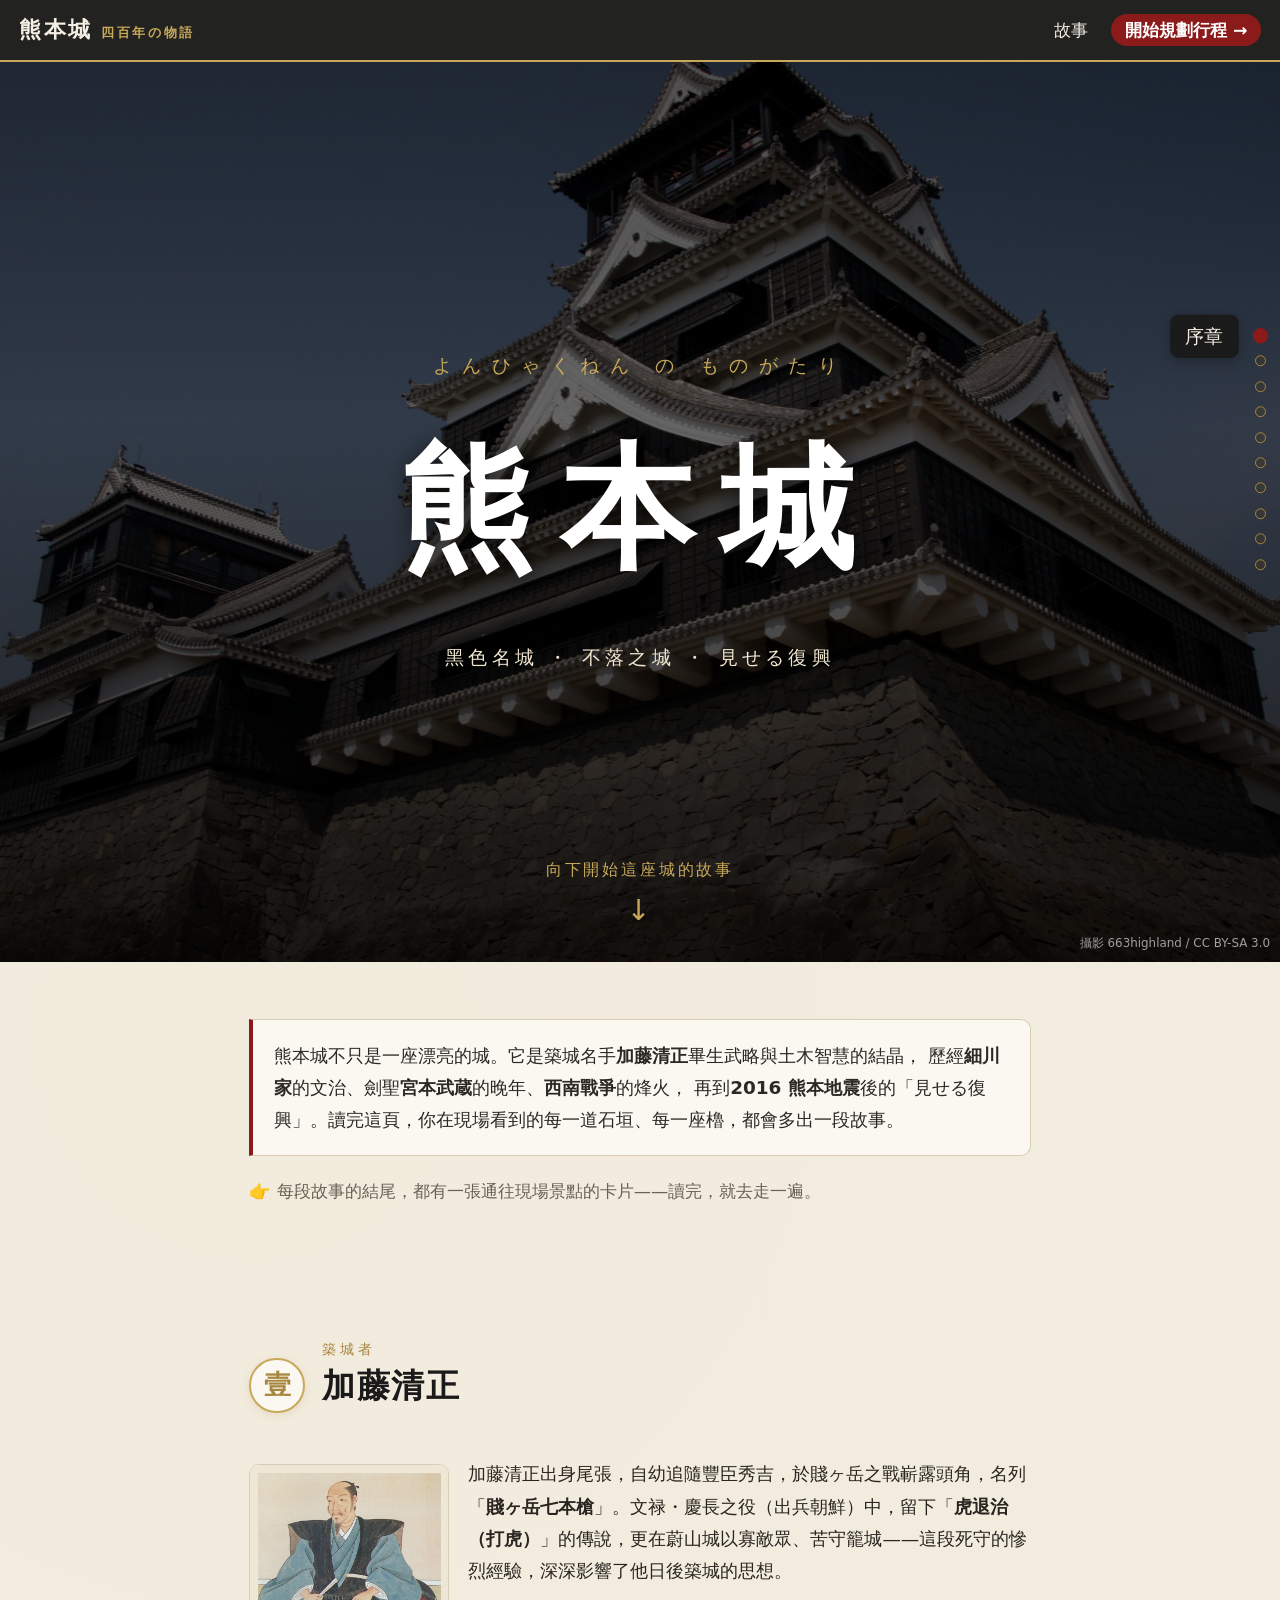
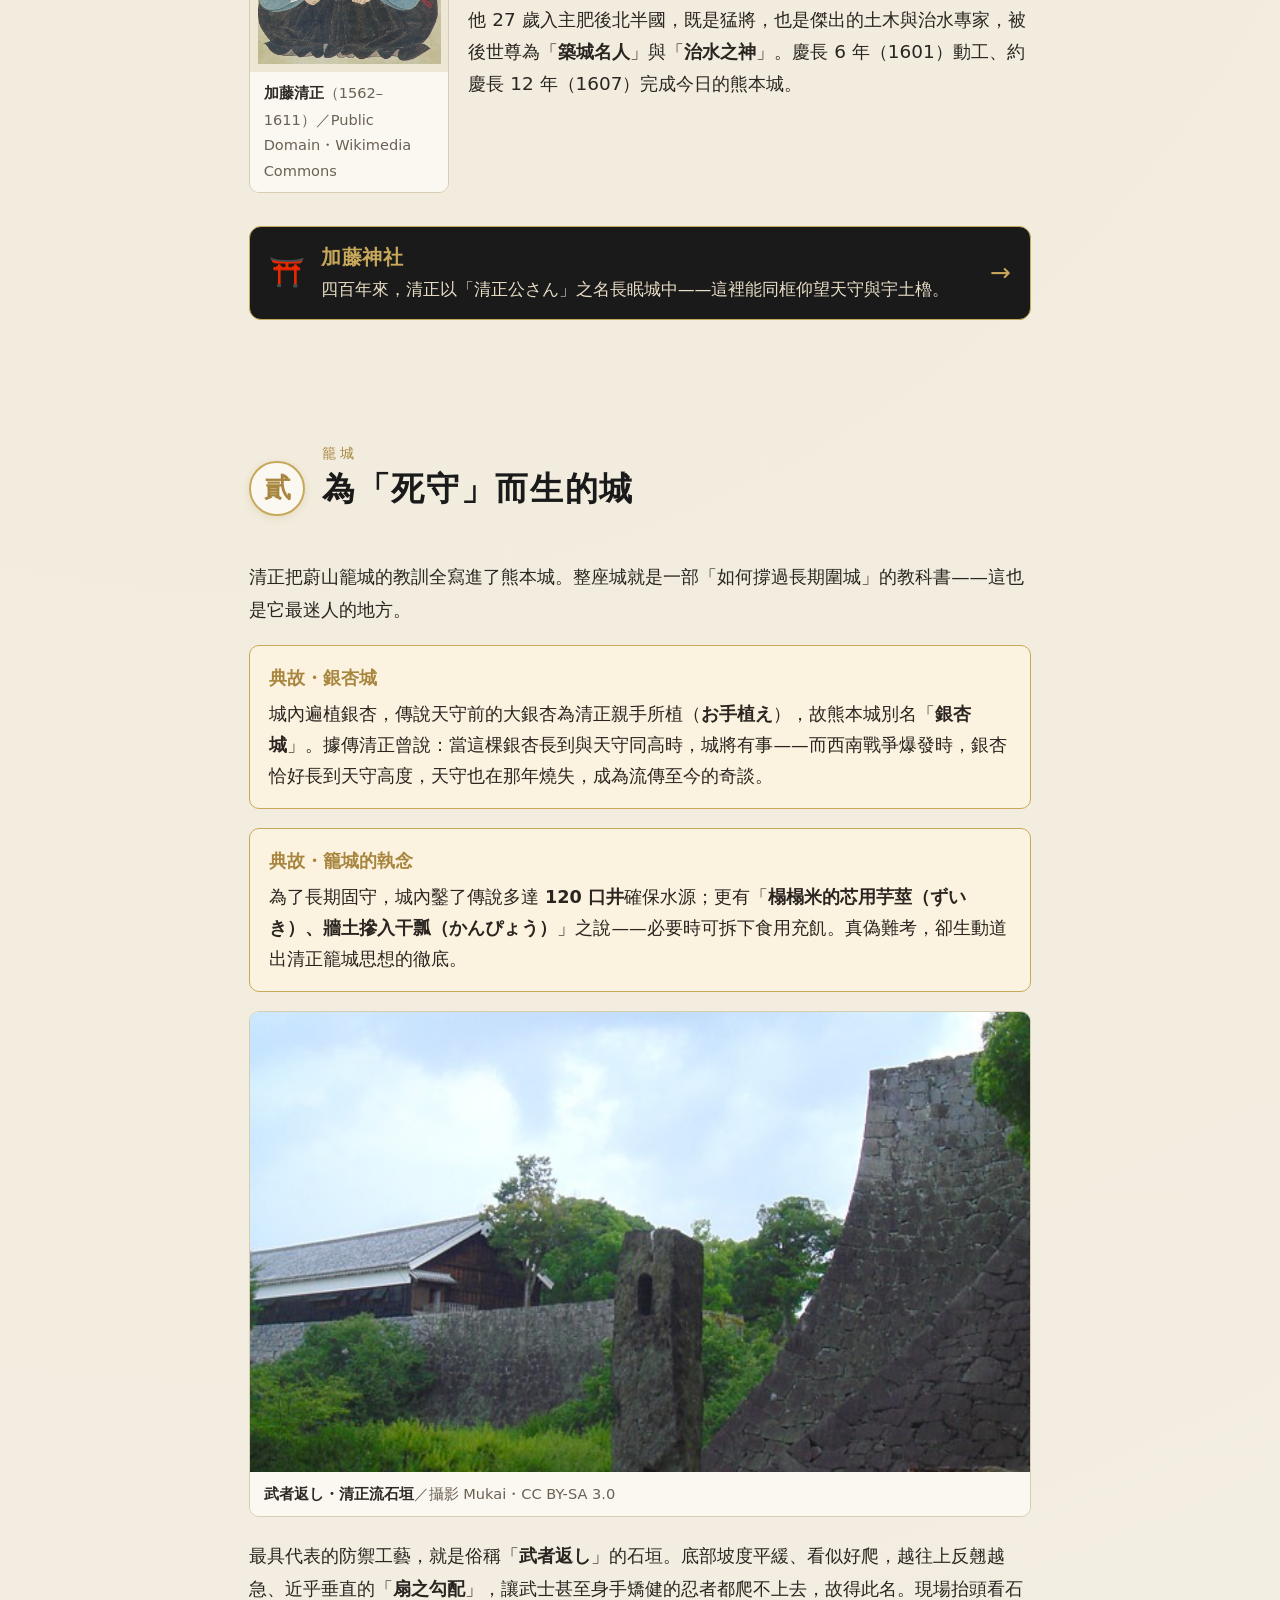
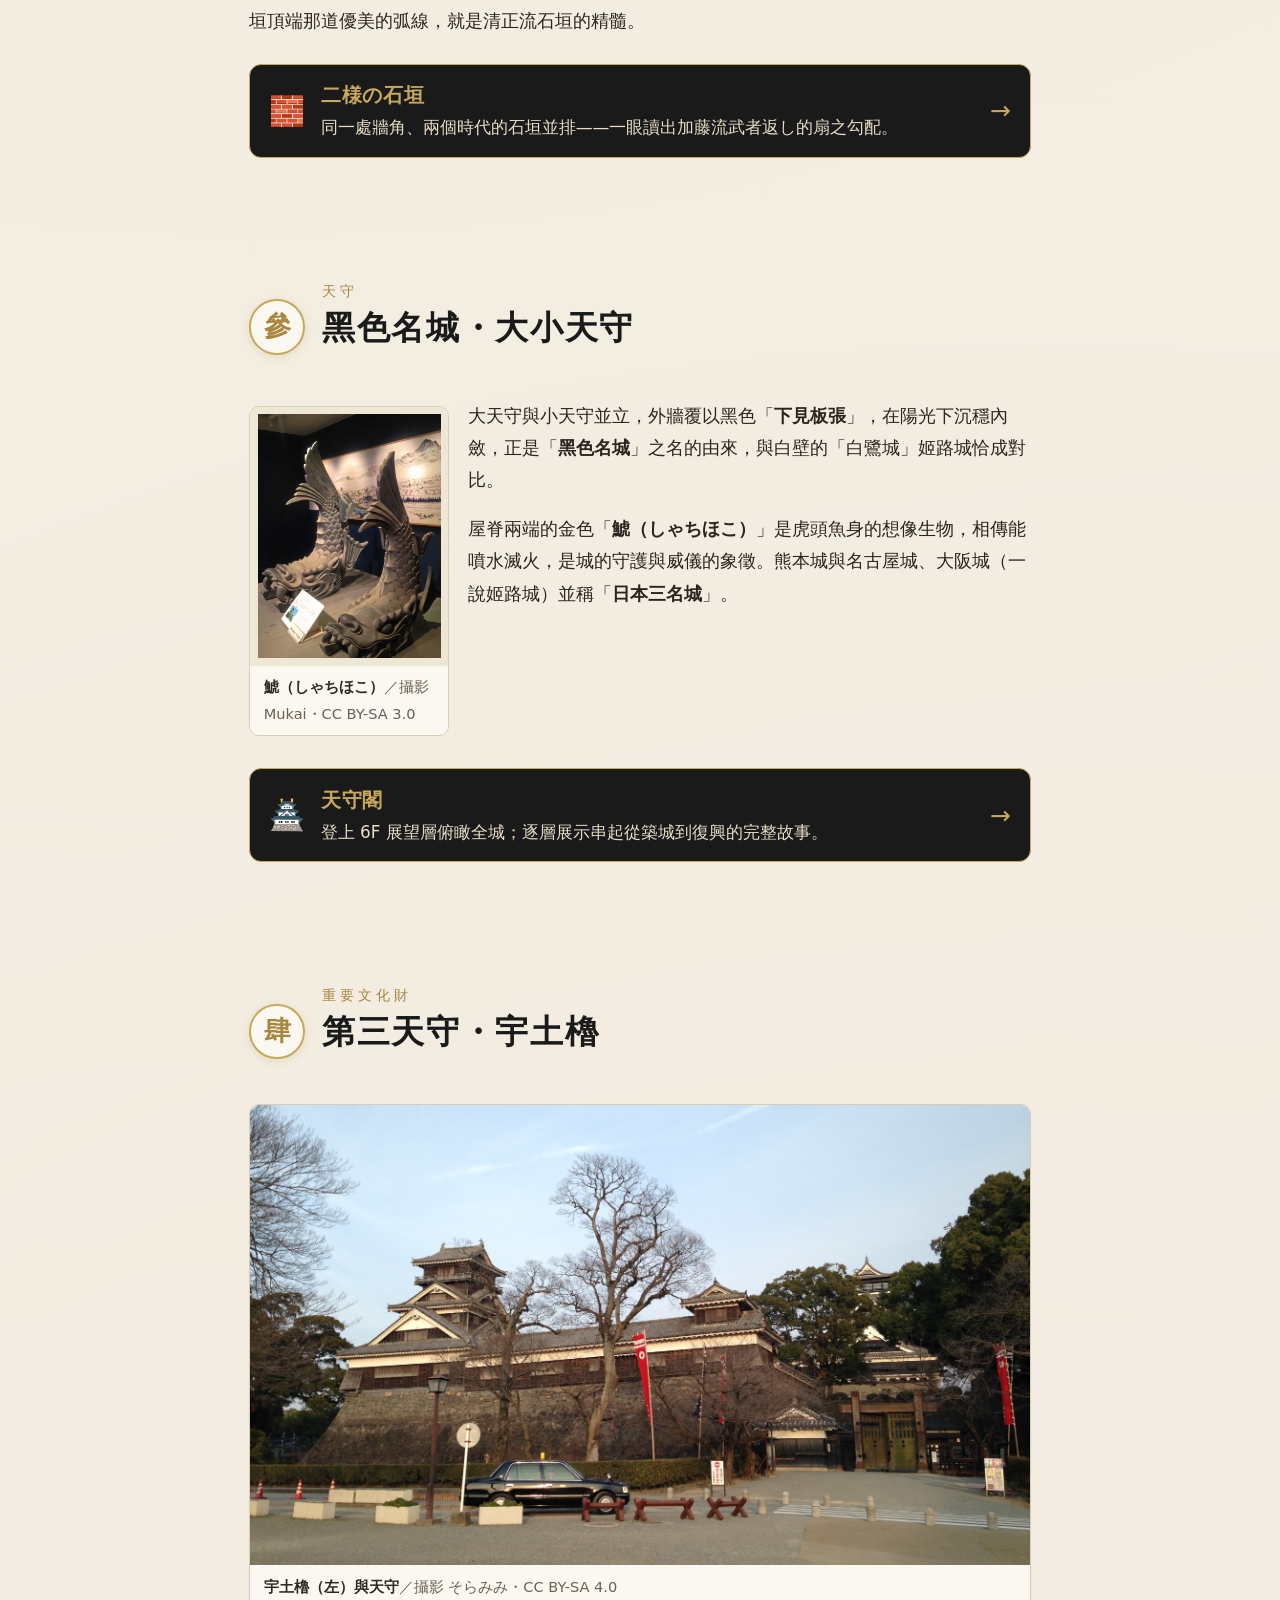
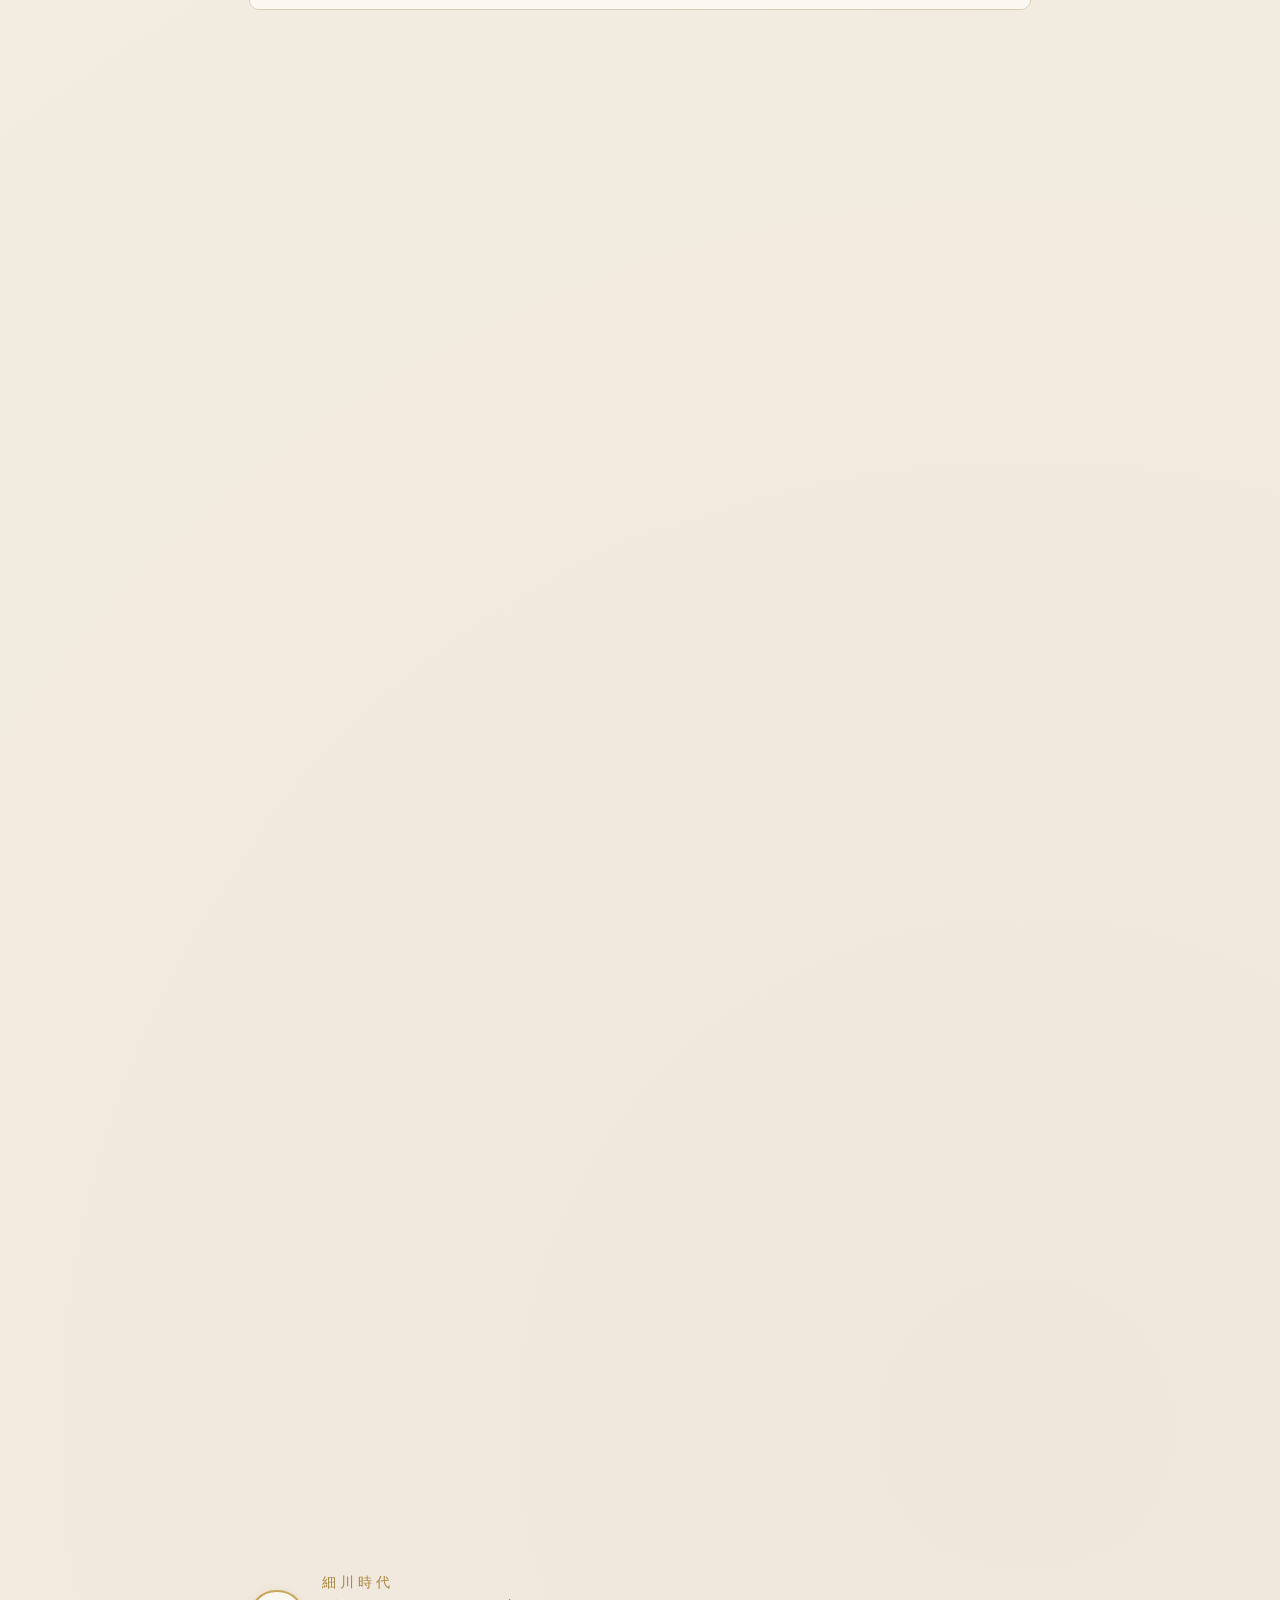
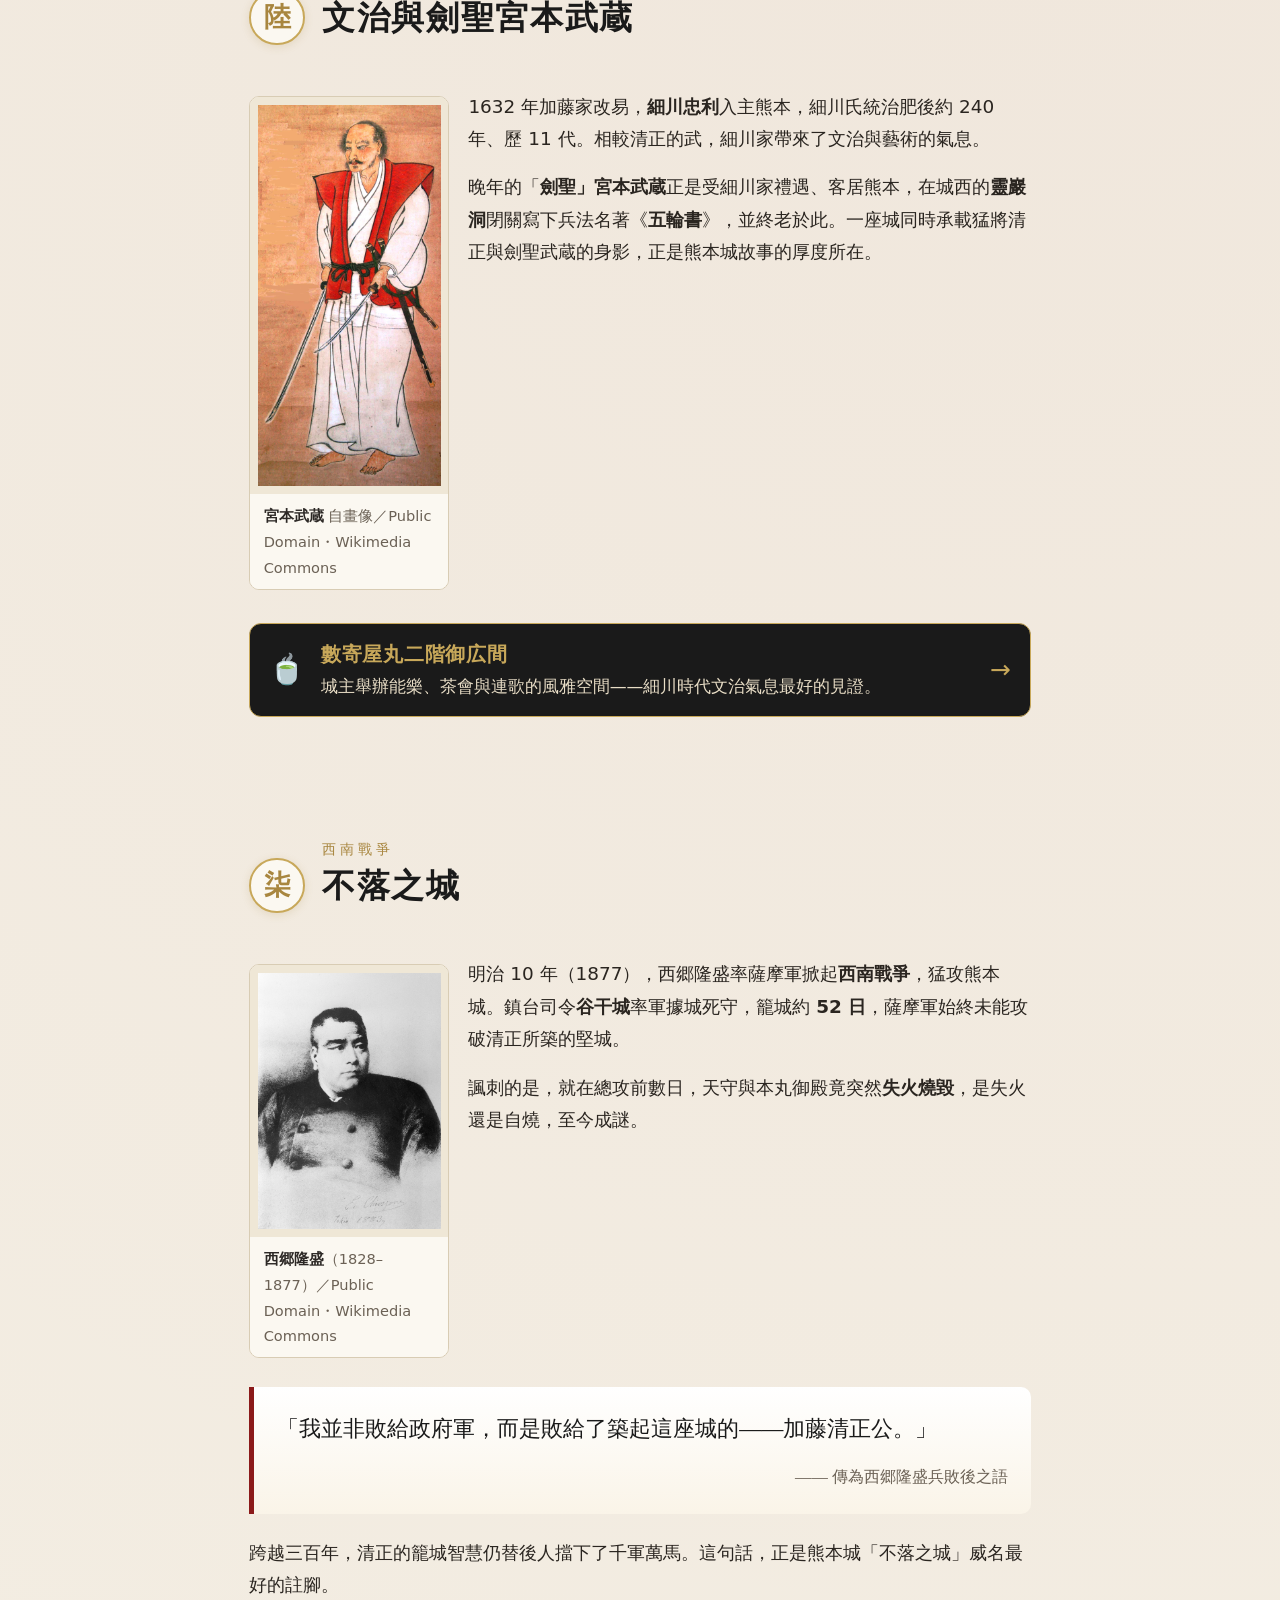
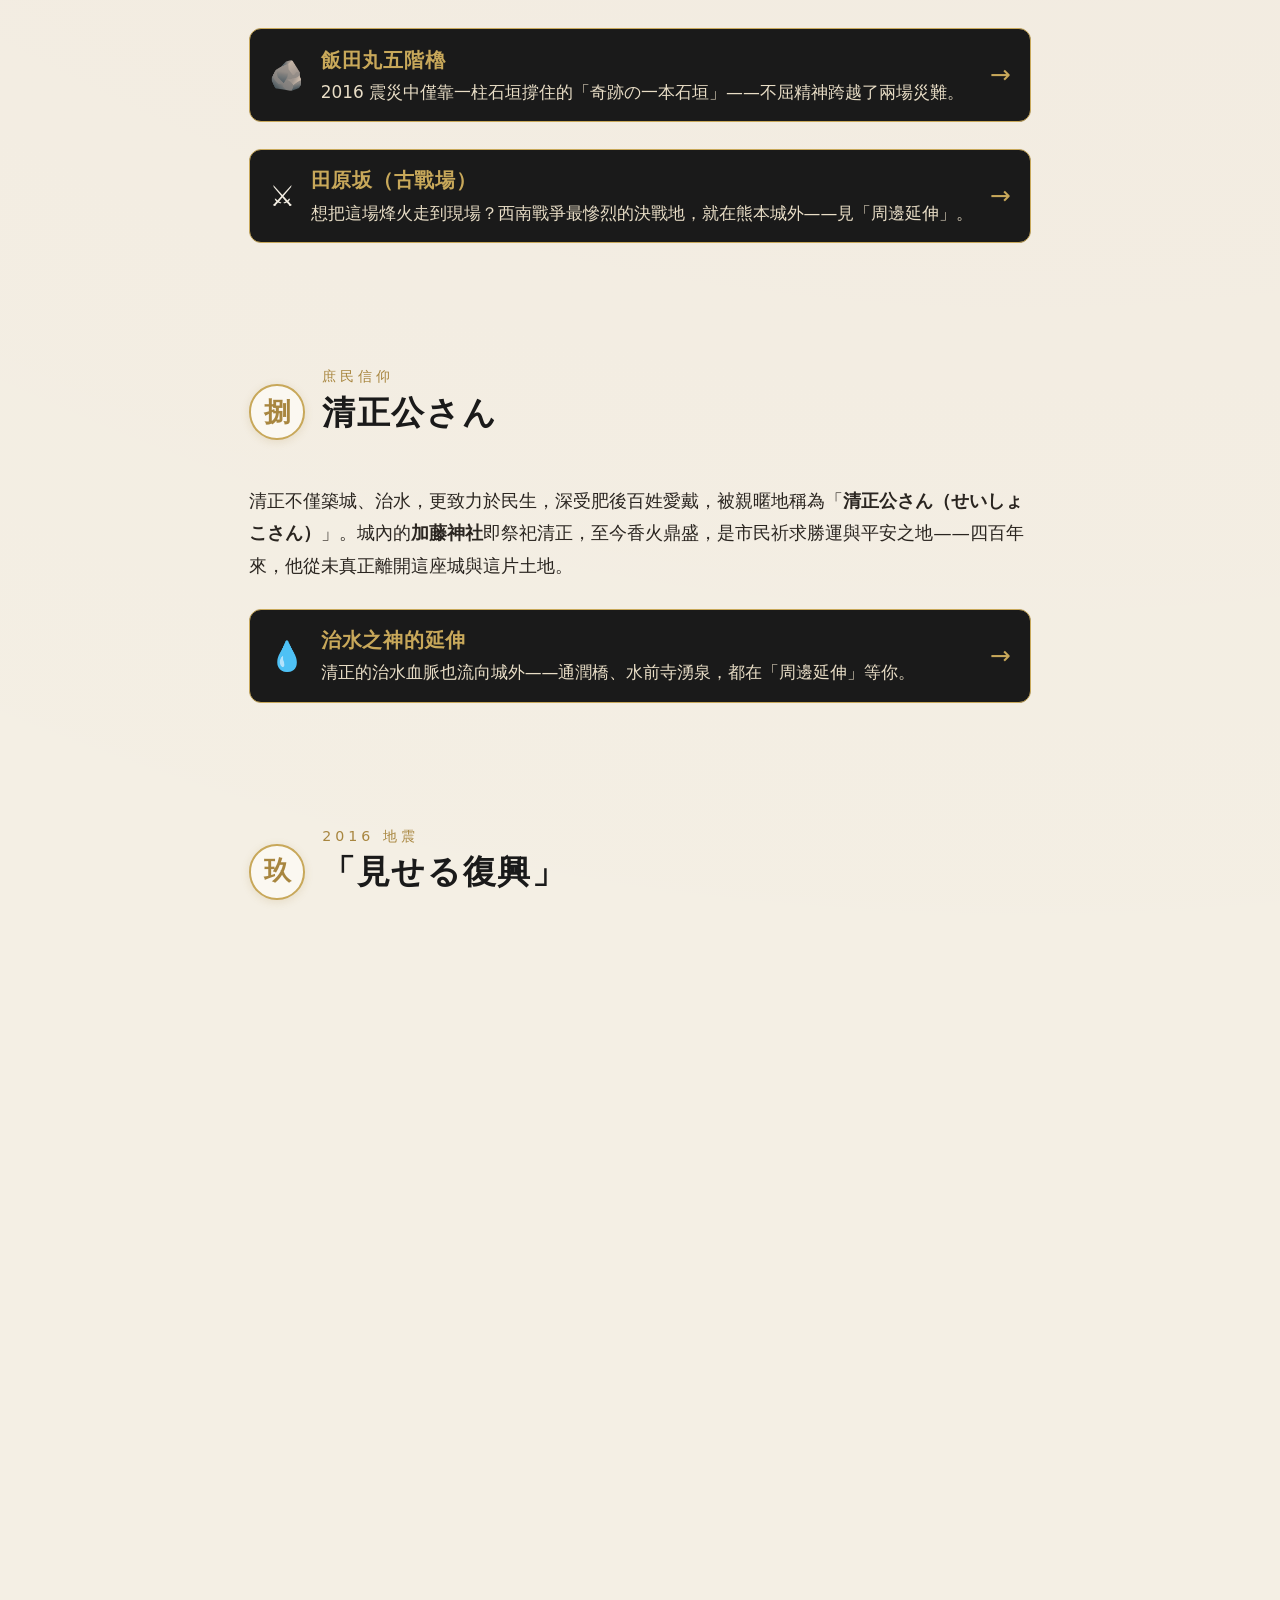
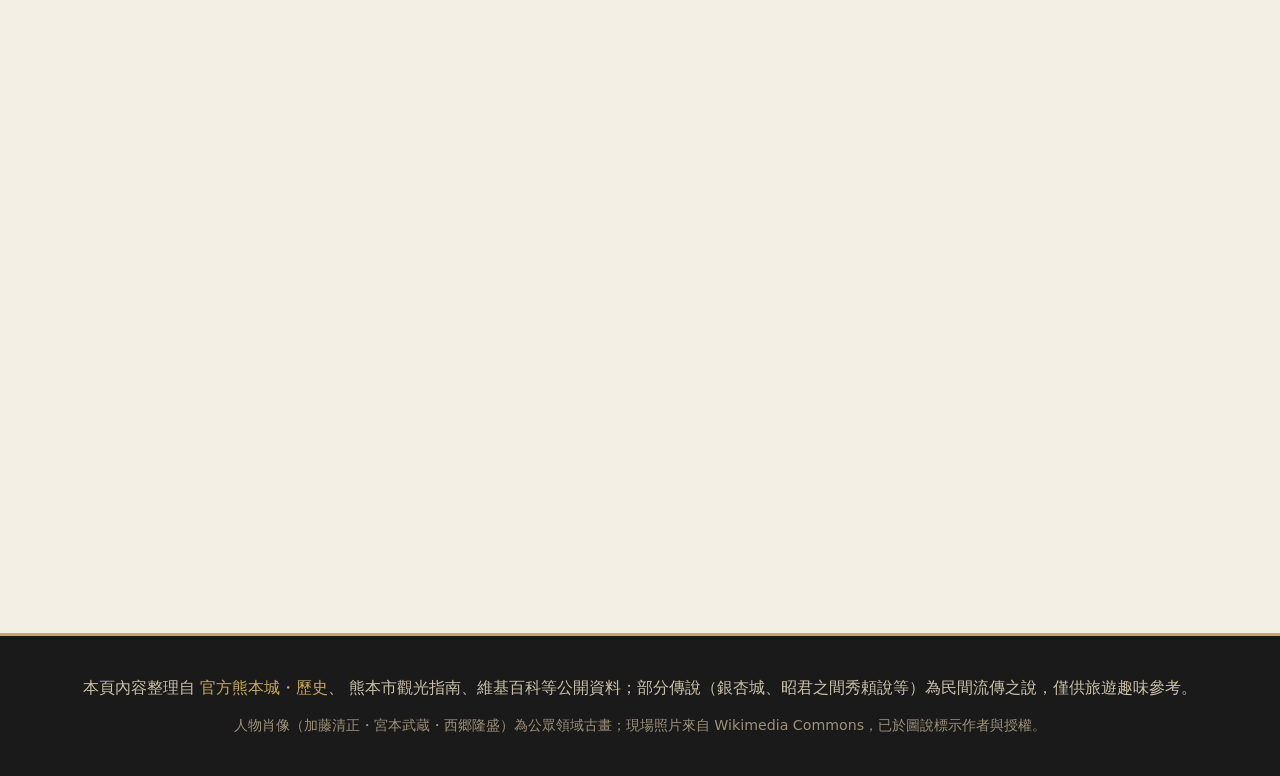
<file: index.html>
<!DOCTYPE html>
<html lang="zh-Hant">
<head>
<meta charset="UTF-8">
<meta name="viewport" content="width=device-width, initial-scale=1.0">
<title>熊本城 ｜ 四百年の物語</title>
<meta name="description" content="熊本城四百年的故事：加藤清正築城、銀杏城與武者返し、昭君之間的秘密、宮本武蔵、西南戰爭與不落之城、見せる復興。敘事式滾動導讀，讀完故事再去走一遍。">
<meta name="theme-color" content="#1a1a1a">
<link rel="manifest" href="manifest.webmanifest">
<link rel="icon" href="icons/icon.svg" type="image/svg+xml">
<link rel="apple-touch-icon" href="icons/icon.svg">
<link rel="stylesheet" href="css/style.css">
</head>
<body class="story">

<!-- 閱讀進度條 -->
<div class="scroll-progress"><div id="sp-fill"></div></div>

<!-- 頂部導覽 -->
<header class="topbar">
  <span class="brand">熊本城<span class="brand-sub">四百年の物語</span></span>
  <nav class="topnav">
    <a href="#intro">故事</a>
    <a href="guide.html" class="nav-cta">開始規劃行程 →</a>
  </nav>
</header>

<!-- 章節導覽圓點 -->
<nav class="chapter-dots" id="dots" aria-label="章節導覽"></nav>

<!-- 全幅封面 -->
<section class="cover" id="top">
  <div class="hero-img" style="background-image:url('images/hero_tenshu.jpg')"></div>
  <div class="cover-overlay">
    <p class="kana">よんひゃくねん の ものがたり</p>
    <h1>熊本城</h1>
    <p class="cover-tag">黑色名城 ・ 不落之城 ・ 見せる復興</p>
    <a class="scroll-hint" href="#intro">向下開始這座城的故事<span>↓</span></a>
  </div>
  <p class="hero-credit">攝影 663highland / CC BY-SA 3.0</p>
</section>

<!-- 引言 -->
<section class="story-chapter hist-block" id="intro" data-label="序章">
  <p class="hist-intro reveal">
    熊本城不只是一座漂亮的城。它是築城名手<strong>加藤清正</strong>畢生武略與土木智慧的結晶，
    歷經<strong>細川家</strong>的文治、劍聖<strong>宮本武蔵</strong>的晚年、<strong>西南戰爭</strong>的烽火，
    再到<strong>2016 熊本地震</strong>後的「見せる復興」。讀完這頁，你在現場看到的每一道石垣、每一座櫓，都會多出一段故事。
  </p>
  <p class="reveal" style="color:var(--muted);font-size:.9rem">
    👉 每段故事的結尾，都有一張通往現場景點的卡片——讀完，就去走一遍。
  </p>
</section>

<!-- 1 加藤清正 -->
<section class="story-chapter hist-block" id="kiyomasa" data-label="築城者">
  <header class="ch-head reveal">
    <span class="ch-num">壹</span>
    <div><span class="ch-eyebrow">築城者</span><h2>加藤清正</h2></div>
  </header>
  <div class="figrow reveal">
    <figure class="hist-fig portrait">
      <img loading="lazy" src="images/kato_kiyomasa.jpg" alt="加藤清正像">
      <figcaption><b>加藤清正</b>（1562–1611）／Public Domain・Wikimedia Commons</figcaption>
    </figure>
    <div class="figrow-text">
      <p>加藤清正出身尾張，自幼追隨豐臣秀吉，於賤ヶ岳之戰嶄露頭角，名列「<strong>賤ヶ岳七本槍</strong>」。文禄・慶長之役（出兵朝鮮）中，留下「<strong>虎退治（打虎）</strong>」的傳說，更在蔚山城以寡敵眾、苦守籠城——這段死守的慘烈經驗，深深影響了他日後築城的思想。</p>
      <p>他 27 歲入主肥後北半國，既是猛將，也是傑出的土木與治水專家，被後世尊為「<strong>築城名人</strong>」與「<strong>治水之神</strong>」。慶長 6 年（1601）動工、約慶長 12 年（1607）完成今日的熊本城。</p>
    </div>
  </div>
  <a class="spot-link reveal" href="guide.html#spot-katojinja">
    <span class="sl-ico">⛩️</span>
    <span class="sl-txt"><b>加藤神社</b>四百年來，清正以「清正公さん」之名長眠城中——這裡能同框仰望天守與宇土櫓。</span>
    <span class="sl-go">→</span>
  </a>
</section>

<!-- 2 籠城思想 -->
<section class="story-chapter hist-block" id="rojo" data-label="武者返し">
  <header class="ch-head reveal">
    <span class="ch-num">貳</span>
    <div><span class="ch-eyebrow">籠城</span><h2>為「死守」而生的城</h2></div>
  </header>
  <p class="reveal">清正把蔚山籠城的教訓全寫進了熊本城。整座城就是一部「如何撐過長期圍城」的教科書——這也是它最迷人的地方。</p>
  <div class="lore reveal">
    <span class="lore-t">典故・銀杏城</span>
    城內遍植銀杏，傳說天守前的大銀杏為清正親手所植（<b>お手植え</b>），故熊本城別名「<strong>銀杏城</strong>」。據傳清正曾說：當這棵銀杏長到與天守同高時，城將有事——而西南戰爭爆發時，銀杏恰好長到天守高度，天守也在那年燒失，成為流傳至今的奇談。
  </div>
  <div class="lore reveal">
    <span class="lore-t">典故・籠城的執念</span>
    為了長期固守，城內鑿了傳說多達 <strong>120 口井</strong>確保水源；更有「<strong>榻榻米的芯用芋莖（ずいき）、牆土摻入干瓢（かんぴょう）</strong>」之說——必要時可拆下食用充飢。真偽難考，卻生動道出清正籠城思想的徹底。
  </div>
  <figure class="hist-fig reveal">
    <img loading="lazy" src="images/niyou.jpg" alt="熊本城石垣">
    <figcaption><b>武者返し・清正流石垣</b>／攝影 Mukai・CC BY-SA 3.0</figcaption>
  </figure>
  <p class="reveal">最具代表的防禦工藝，就是俗稱「<strong>武者返し</strong>」的石垣。底部坡度平緩、看似好爬，越往上反翹越急、近乎垂直的「<strong>扇之勾配</strong>」，讓武士甚至身手矯健的忍者都爬不上去，故得此名。現場抬頭看石垣頂端那道優美的弧線，就是清正流石垣的精髓。</p>
  <a class="spot-link reveal" href="guide.html#spot-niyou">
    <span class="sl-ico">🧱</span>
    <span class="sl-txt"><b>二様の石垣</b>同一處牆角、兩個時代的石垣並排——一眼讀出加藤流武者返し的扇之勾配。</span>
    <span class="sl-go">→</span>
  </a>
</section>

<!-- 3 天守與鯱 -->
<section class="story-chapter hist-block" id="tenshu" data-label="黑色名城">
  <header class="ch-head reveal">
    <span class="ch-num">參</span>
    <div><span class="ch-eyebrow">天守</span><h2>黑色名城・大小天守</h2></div>
  </header>
  <div class="figrow reveal">
    <figure class="hist-fig portrait">
      <img loading="lazy" src="images/shachihoko.jpg" alt="熊本城鯱">
      <figcaption><b>鯱（しゃちほこ）</b>／攝影 Mukai・CC BY-SA 3.0</figcaption>
    </figure>
    <div class="figrow-text">
      <p>大天守與小天守並立，外牆覆以黑色「<strong>下見板張</strong>」，在陽光下沉穩內斂，正是「<strong>黑色名城</strong>」之名的由來，與白壁的「白鷺城」姬路城恰成對比。</p>
      <p>屋脊兩端的金色「<strong>鯱（しゃちほこ）</strong>」是虎頭魚身的想像生物，相傳能噴水滅火，是城的守護與威儀的象徵。熊本城與名古屋城、大阪城（一說姬路城）並稱「<strong>日本三名城</strong>」。</p>
    </div>
  </div>
  <a class="spot-link reveal" href="guide.html#spot-tenshu">
    <span class="sl-ico">🏯</span>
    <span class="sl-txt"><b>天守閣</b>登上 6F 展望層俯瞰全城；逐層展示串起從築城到復興的完整故事。</span>
    <span class="sl-go">→</span>
  </a>
</section>

<!-- 4 宇土櫓 -->
<section class="story-chapter hist-block" id="uto" data-label="第三天守">
  <header class="ch-head reveal">
    <span class="ch-num">肆</span>
    <div><span class="ch-eyebrow">重要文化財</span><h2>第三天守・宇土櫓</h2></div>
  </header>
  <figure class="hist-fig reveal">
    <img loading="lazy" src="images/uto_tenshu.jpg" alt="宇土櫓與天守">
    <figcaption><b>宇土櫓（左）與天守</b>／攝影 そらみみ・CC BY-SA 4.0</figcaption>
  </figure>
  <p class="reveal">在多座櫓中，<strong>宇土櫓</strong>地位特殊：它外觀三層、內部五層，規模媲美一般城的天守，被譽為「<strong>第三天守</strong>」。更難得的是，它是築城當時就留存至今、且<strong>挺過西南戰爭戰火未燒</strong>的真品，屬國指定重要文化財。如今它正進行解體復原（2032 年完工目標），等於我們這代人見證了它最關鍵的一次重生。</p>
  <a class="spot-link reveal" href="guide.html#spot-uto">
    <span class="sl-ico">🏛️</span>
    <span class="sl-txt"><b>宇土櫓</b>目前解體復原中、不可入內，但從加藤神社、二の丸広場仍能遠望它古樸的身影。</span>
    <span class="sl-go">→</span>
  </a>
</section>

<!-- 5 昭君之間 -->
<section class="story-chapter hist-block" id="shokun" data-label="昭君之間">
  <header class="ch-head reveal">
    <span class="ch-num">伍</span>
    <div><span class="ch-eyebrow">本丸御殿</span><h2>「昭君之間」的秘密</h2></div>
  </header>
  <figure class="hist-fig reveal">
    <img loading="lazy" src="images/honmaru_goten.jpg" alt="本丸御殿">
    <figcaption><b>本丸御殿</b>／攝影 そらみみ・CC BY-SA 3.0</figcaption>
  </figure>
  <p class="reveal">本丸御殿是藩主理政與生活的殿堂，其中最豪華、格式最高的房間名為「<strong>昭君之間</strong>」，牆面與隔扇繪有中國前漢悲劇美女「<strong>王昭君</strong>」的故事，金碧輝煌。</p>
  <div class="lore reveal">
    <span class="lore-t">典故・秀頼傳說</span>
    有一說認為，「昭君之間」其實是「<strong>將軍之間</strong>」的諧音隱語——清正對豐臣家忠心耿耿，這個華麗的房間（甚至傳有隱藏脫出通道）是為了在危急時<strong>迎接、藏匿豐臣秀吉的遺孤秀頼</strong>而準備的。真相已難考證，卻為這座城添上一層忠義與懸疑的色彩。
  </div>
  <a class="spot-link reveal" href="guide.html#spot-kuragari">
    <span class="sl-ico">🕯️</span>
    <span class="sl-txt"><b>闇り通路</b>穿過本丸御殿地下的昏暗甬道，從黑暗走向天守前的豁然開朗——登城最具儀式感的一刻。</span>
    <span class="sl-go">→</span>
  </a>
</section>

<!-- 6 細川與武蔵 -->
<section class="story-chapter hist-block" id="hosokawa" data-label="細川・武蔵">
  <header class="ch-head reveal">
    <span class="ch-num">陸</span>
    <div><span class="ch-eyebrow">細川時代</span><h2>文治與劍聖宮本武蔵</h2></div>
  </header>
  <div class="figrow reveal">
    <figure class="hist-fig portrait">
      <img loading="lazy" src="images/musashi.jpg" alt="宮本武蔵自畫像">
      <figcaption><b>宮本武蔵</b> 自畫像／Public Domain・Wikimedia Commons</figcaption>
    </figure>
    <div class="figrow-text">
      <p>1632 年加藤家改易，<strong>細川忠利</strong>入主熊本，細川氏統治肥後約 240 年、歷 11 代。相較清正的武，細川家帶來了文治與藝術的氣息。</p>
      <p>晚年的「<strong>劍聖」宮本武蔵</strong>正是受細川家禮遇、客居熊本，在城西的<strong>靈巖洞</strong>閉關寫下兵法名著《<strong>五輪書</strong>》，並終老於此。一座城同時承載猛將清正與劍聖武蔵的身影，正是熊本城故事的厚度所在。</p>
    </div>
  </div>
  <a class="spot-link reveal" href="guide.html#spot-sukiya">
    <span class="sl-ico">🍵</span>
    <span class="sl-txt"><b>數寄屋丸二階御広間</b>城主舉辦能樂、茶會與連歌的風雅空間——細川時代文治氣息最好的見證。</span>
    <span class="sl-go">→</span>
  </a>
</section>

<!-- 7 西南戰爭 -->
<section class="story-chapter hist-block" id="seinan" data-label="不落之城">
  <header class="ch-head reveal">
    <span class="ch-num">柒</span>
    <div><span class="ch-eyebrow">西南戰爭</span><h2>不落之城</h2></div>
  </header>
  <div class="figrow reveal">
    <figure class="hist-fig portrait">
      <img loading="lazy" src="images/saigo.jpg" alt="西郷隆盛">
      <figcaption><b>西郷隆盛</b>（1828–1877）／Public Domain・Wikimedia Commons</figcaption>
    </figure>
    <div class="figrow-text">
      <p>明治 10 年（1877），西郷隆盛率薩摩軍掀起<strong>西南戰爭</strong>，猛攻熊本城。鎮台司令<strong>谷干城</strong>率軍據城死守，籠城約 <strong>52 日</strong>，薩摩軍始終未能攻破清正所築的堅城。</p>
      <p>諷刺的是，就在總攻前數日，天守與本丸御殿竟突然<strong>失火燒毀</strong>，是失火還是自燒，至今成謎。</p>
    </div>
  </div>
  <blockquote class="famous reveal">
    「我並非敗給政府軍，而是敗給了築起這座城的——加藤清正公。」
    <cite>—— 傳為西郷隆盛兵敗後之語</cite>
  </blockquote>
  <p class="reveal">跨越三百年，清正的籠城智慧仍替後人擋下了千軍萬馬。這句話，正是熊本城「不落之城」威名最好的註腳。</p>
  <a class="spot-link reveal" href="guide.html#spot-iidamaru">
    <span class="sl-ico">🪨</span>
    <span class="sl-txt"><b>飯田丸五階櫓</b>2016 震災中僅靠一柱石垣撐住的「奇跡の一本石垣」——不屈精神跨越了兩場災難。</span>
    <span class="sl-go">→</span>
  </a>
  <a class="spot-link reveal" href="guide.html#spot-tabaruzaka">
    <span class="sl-ico">⚔️</span>
    <span class="sl-txt"><b>田原坂（古戰場）</b>想把這場烽火走到現場？西南戰爭最慘烈的決戰地，就在熊本城外——見「周邊延伸」。</span>
    <span class="sl-go">→</span>
  </a>
</section>

<!-- 8 信仰 -->
<section class="story-chapter hist-block" id="shinko" data-label="清正公さん">
  <header class="ch-head reveal">
    <span class="ch-num">捌</span>
    <div><span class="ch-eyebrow">庶民信仰</span><h2>清正公さん</h2></div>
  </header>
  <p class="reveal">清正不僅築城、治水，更致力於民生，深受肥後百姓愛戴，被親暱地稱為「<strong>清正公さん（せいしょこさん）</strong>」。城內的<strong>加藤神社</strong>即祭祀清正，至今香火鼎盛，是市民祈求勝運與平安之地——四百年來，他從未真正離開這座城與這片土地。</p>
  <a class="spot-link reveal" href="guide.html#spot-suizenji">
    <span class="sl-ico">💧</span>
    <span class="sl-txt"><b>治水之神的延伸</b>清正的治水血脈也流向城外——通潤橋、水前寺湧泉，都在「周邊延伸」等你。</span>
    <span class="sl-go">→</span>
  </a>
</section>

<!-- 9 復興 -->
<section class="story-chapter hist-block" id="fukko" data-label="見せる復興">
  <header class="ch-head reveal">
    <span class="ch-num">玖</span>
    <div><span class="ch-eyebrow">2016 地震</span><h2>「見せる復興」</h2></div>
  </header>
  <figure class="hist-fig reveal">
    <img loading="lazy" src="images/iidamaru.png" alt="奇跡の一本石垣">
    <figcaption><b>飯田丸五階櫓・奇跡の一本石垣</b>／ムカイ・Public Domain</figcaption>
  </figure>
  <p class="reveal">2016 年熊本地震重創全城：天守落瓦、石垣崩落約 3 萬㎡、多座櫓倒壞。其中飯田丸五階櫓僅靠一隅石垣撐住而未塌，這幕「<strong>奇跡の一本石垣</strong>」傳遍日本，成為不屈的象徵。</p>
  <p class="reveal">面對需時數十年（全體預計 <strong>2052 年</strong>完成）的修復，熊本城選擇了一條罕見的路——「<strong>見せる復興（讓人看見的復興）</strong>」：不遮掩傷痕，反而架起特別見学通路，邀請世人在重建的過程中一同見證。你此刻看到的，是一座<strong>正在重生的城</strong>，這份「進行式」的感動，是任何完工後的城都給不了的。</p>
  <a class="spot-link reveal" href="guide.html#spot-tokubetsu">
    <span class="sl-ico">🌉</span>
    <span class="sl-txt"><b>特別見学通路</b>「見せる復興」的核心——與崩落石垣同高的高架步道，現在來才看得到。</span>
    <span class="sl-go">→</span>
  </a>
</section>

<!-- 故事結尾 CTA -->
<section class="story-end" id="end">
  <div class="reveal">
    <h2>故事讀完了，現在去走一遍</h2>
    <p>帶著這些故事登城，你看見的就不只是石頭與木頭，而是四百年的人與時代。</p>
    <a class="big-cta" href="guide.html">🏯 開始規劃行程 →</a>
    <div class="sub-links">
      <a href="guide.html#routes">推薦路線</a>・
      <a href="guide.html#spots">景點打卡</a>・
      <a href="guide.html#trivia">冷知識</a>・
      <a href="guide.html#around">熊本周邊延伸</a>
    </div>
  </div>
</section>

<footer class="footer">
  <p>本頁內容整理自
    <a href="https://castle.kumamoto-guide.jp/history/" target="_blank" rel="noopener">官方熊本城・歷史</a>、
    熊本市觀光指南、維基百科等公開資料；部分傳說（銀杏城、昭君之間秀頼說等）為民間流傳之說，僅供旅遊趣味參考。</p>
  <p class="credit-note">人物肖像（加藤清正・宮本武蔵・西郷隆盛）為公眾領域古畫；現場照片來自 Wikimedia Commons，已於圖說標示作者與授權。</p>
</footer>

<script src="js/story.js"></script>
</body>
</html>
</file>
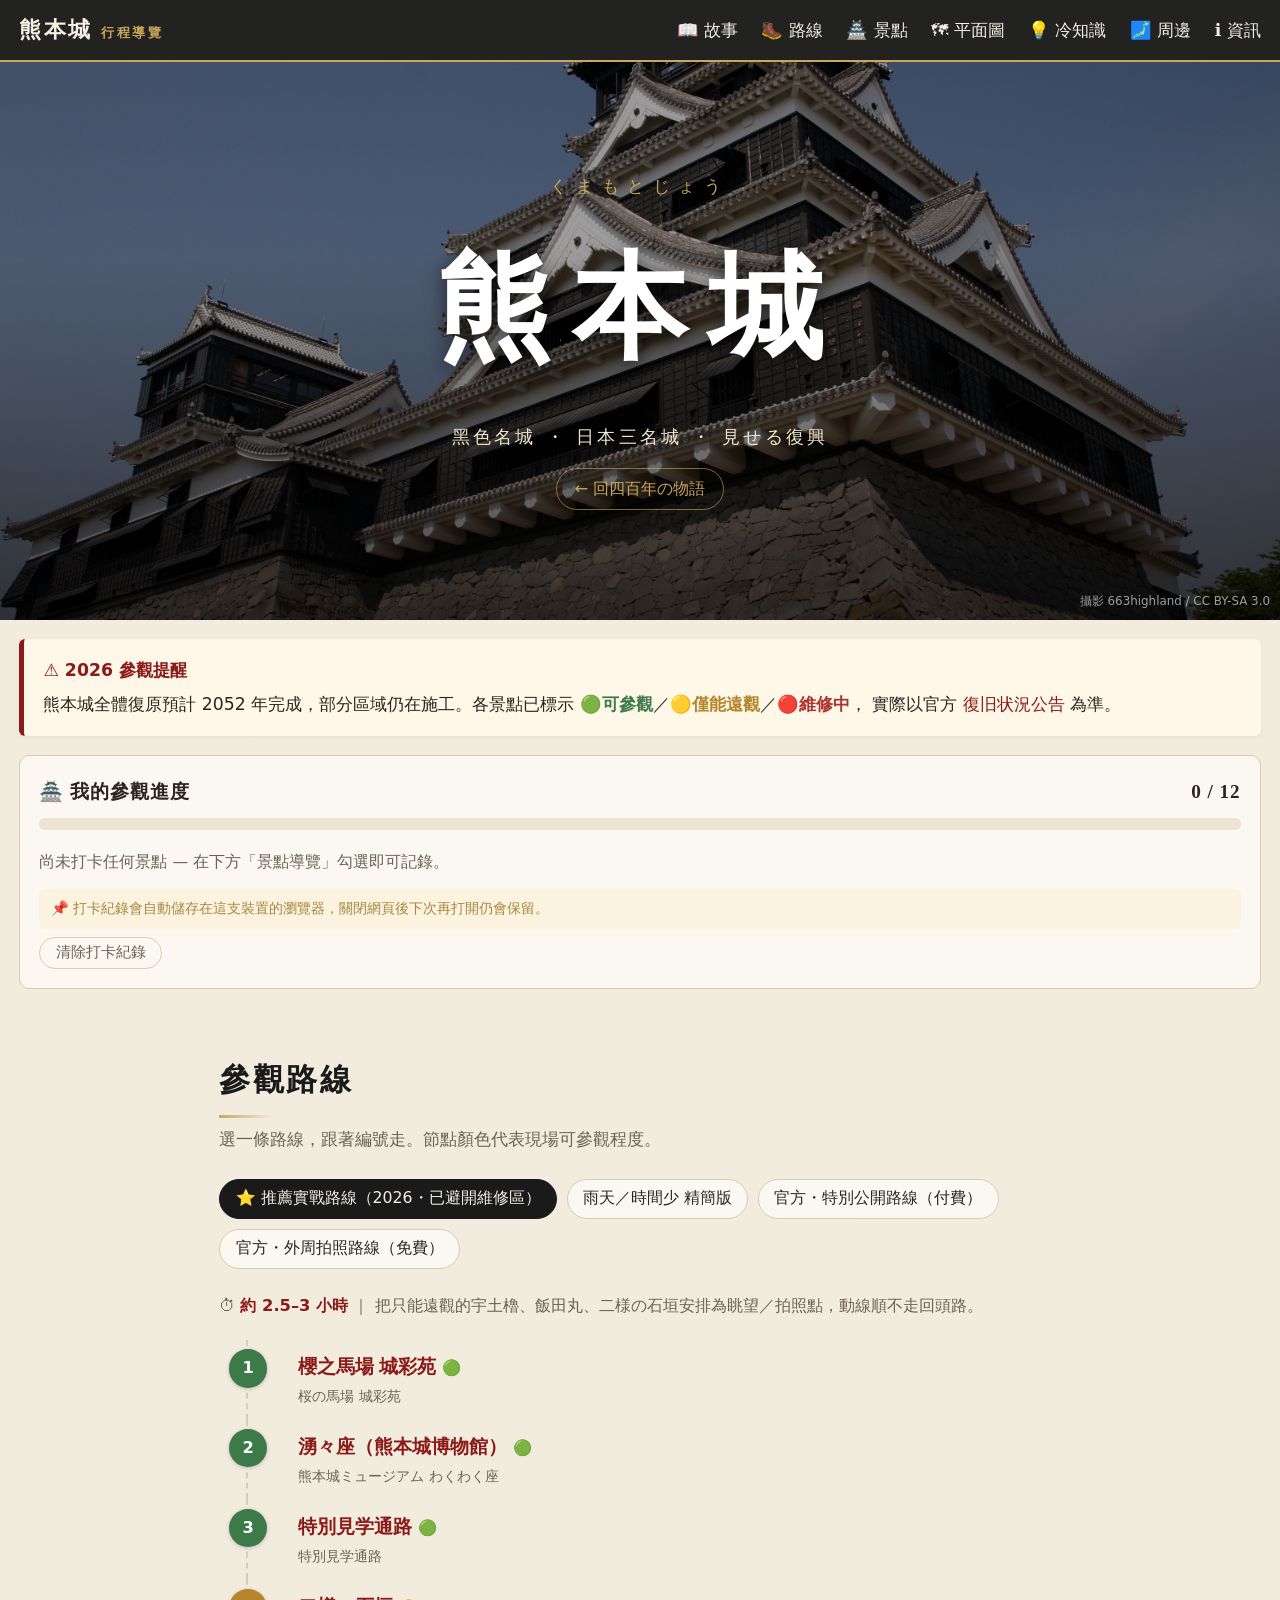
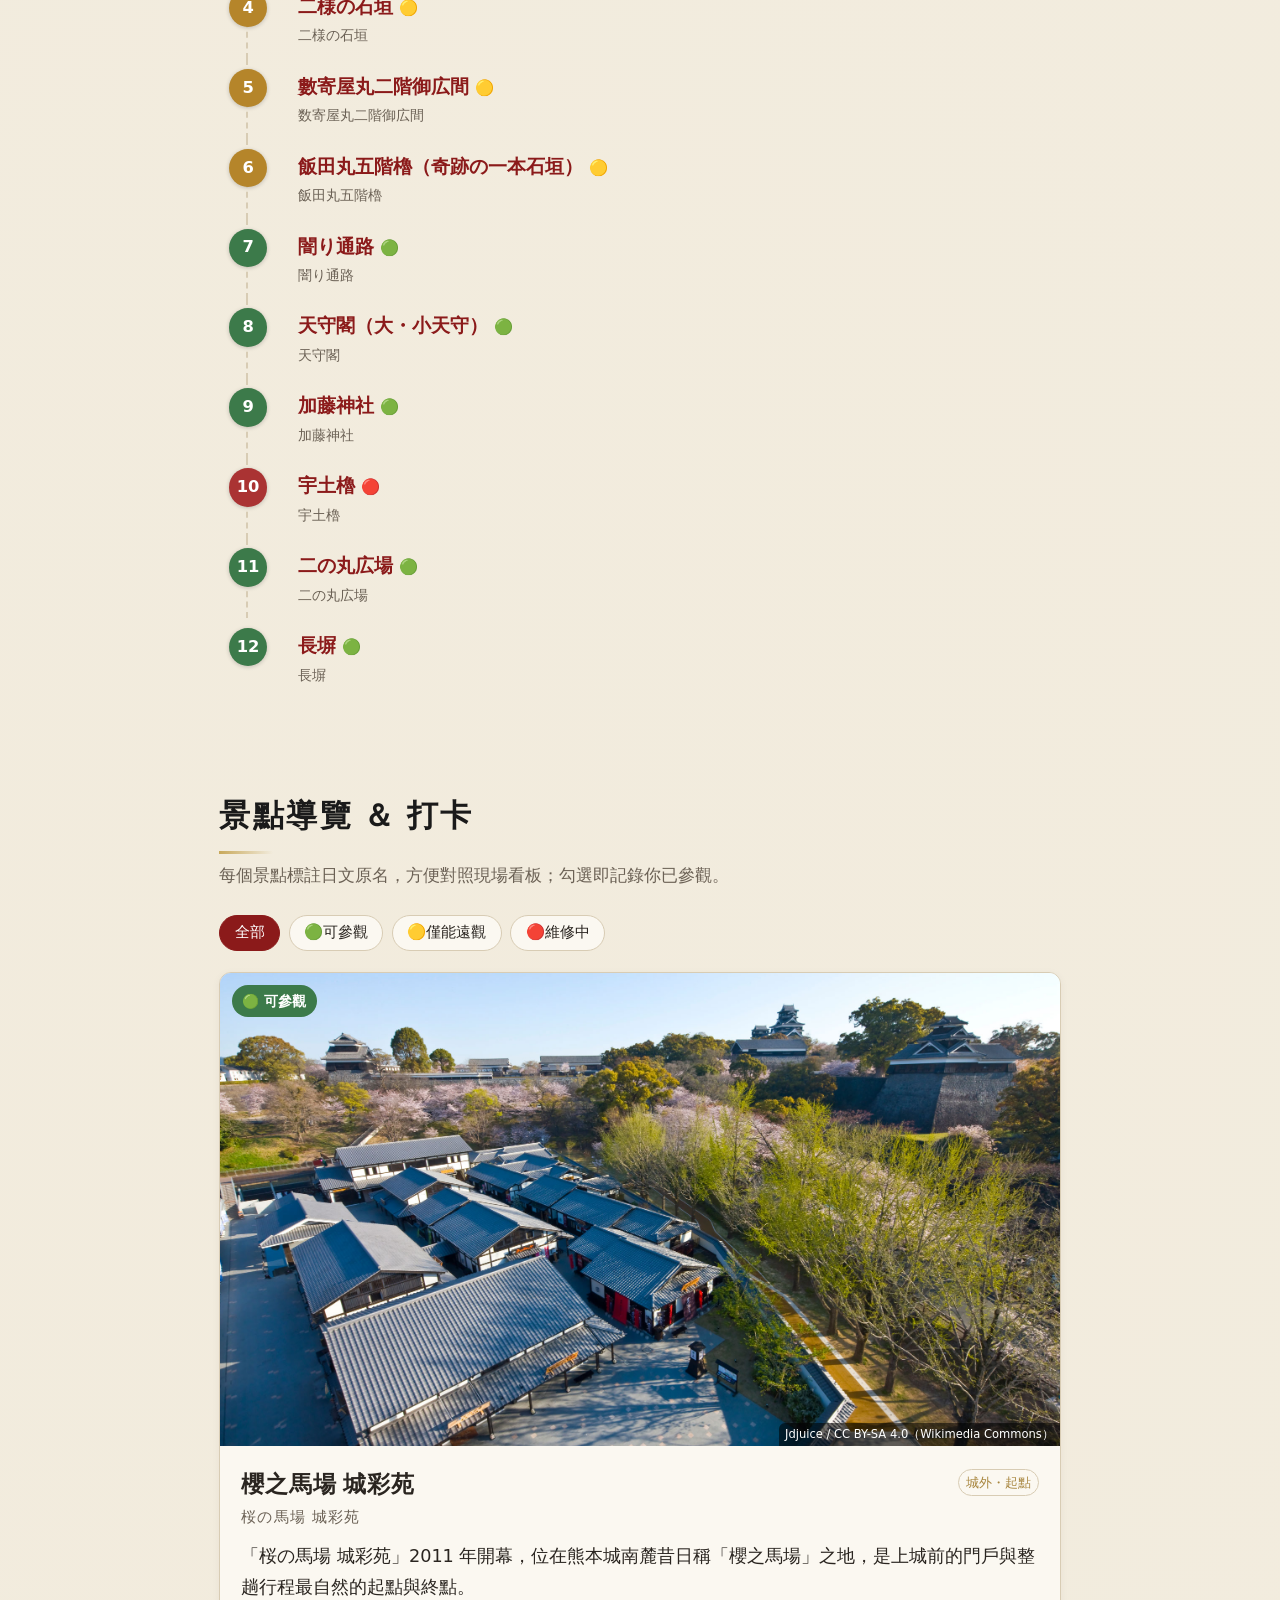
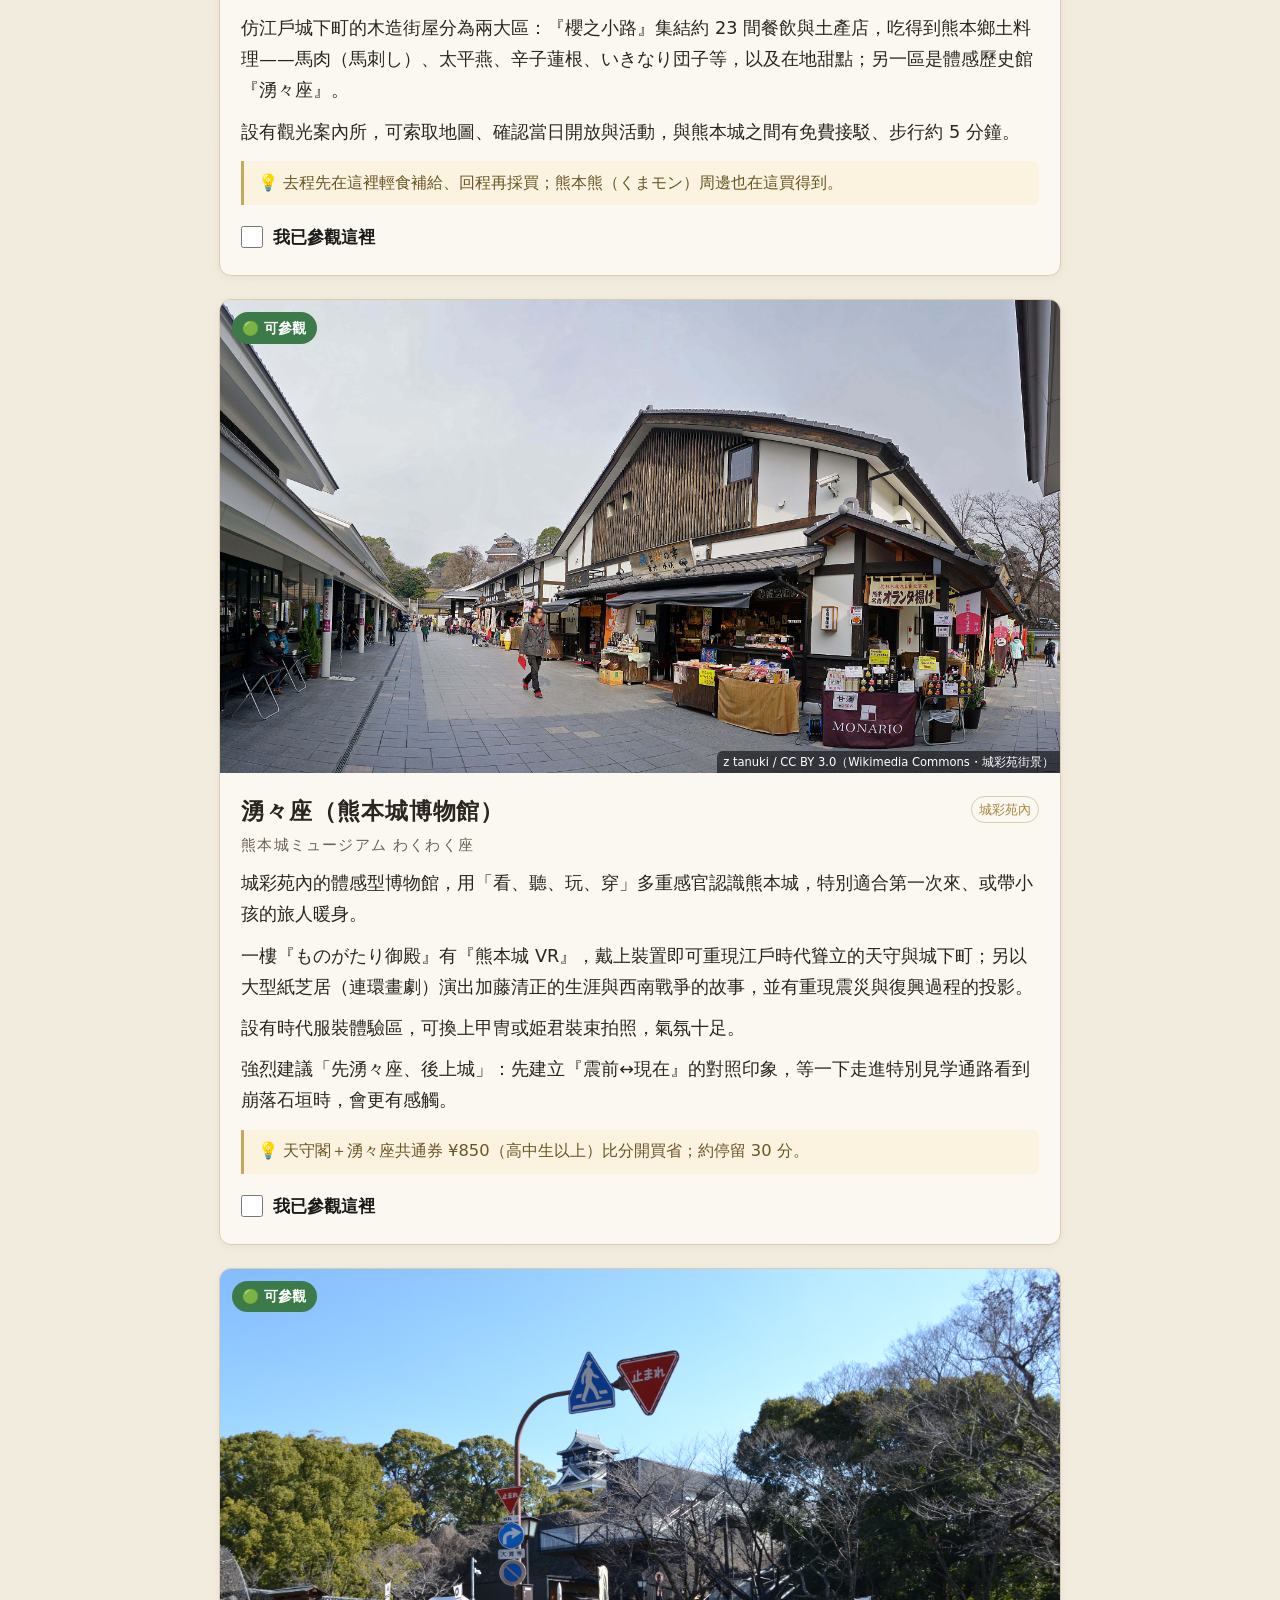
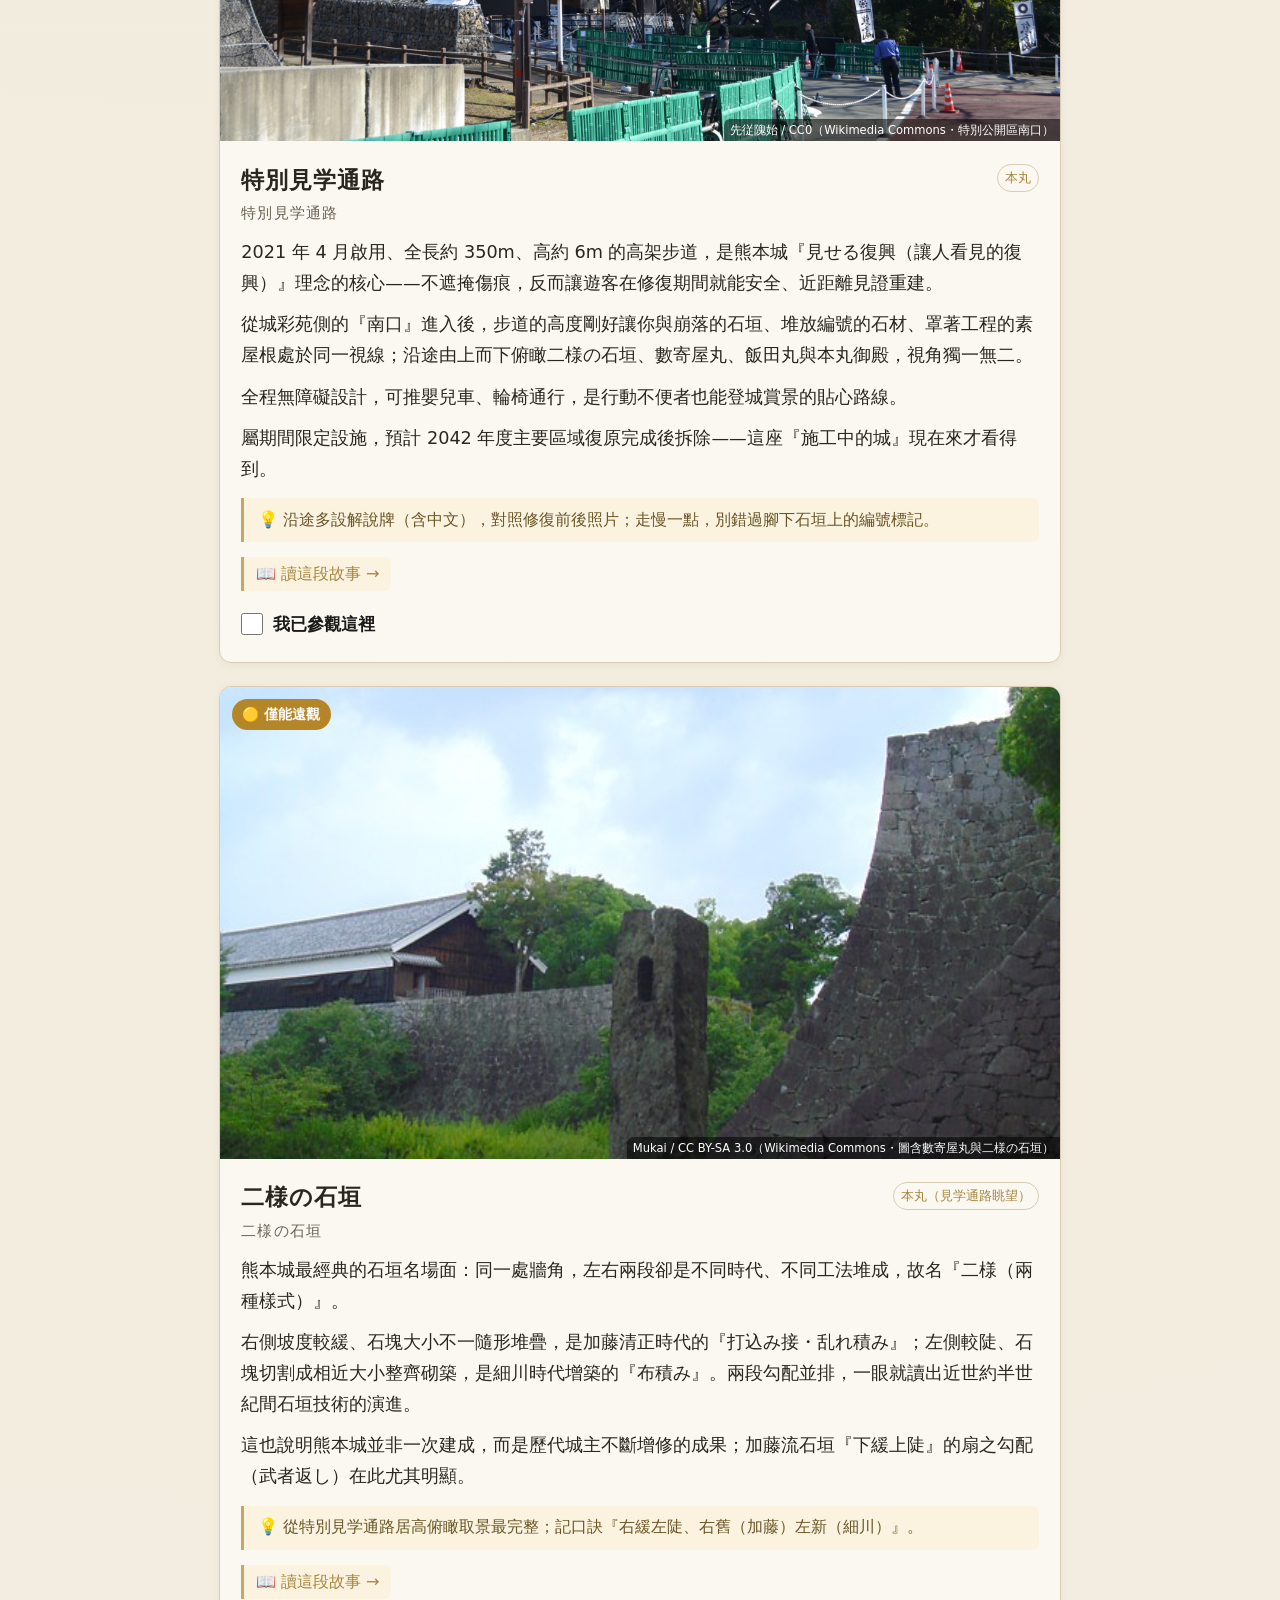
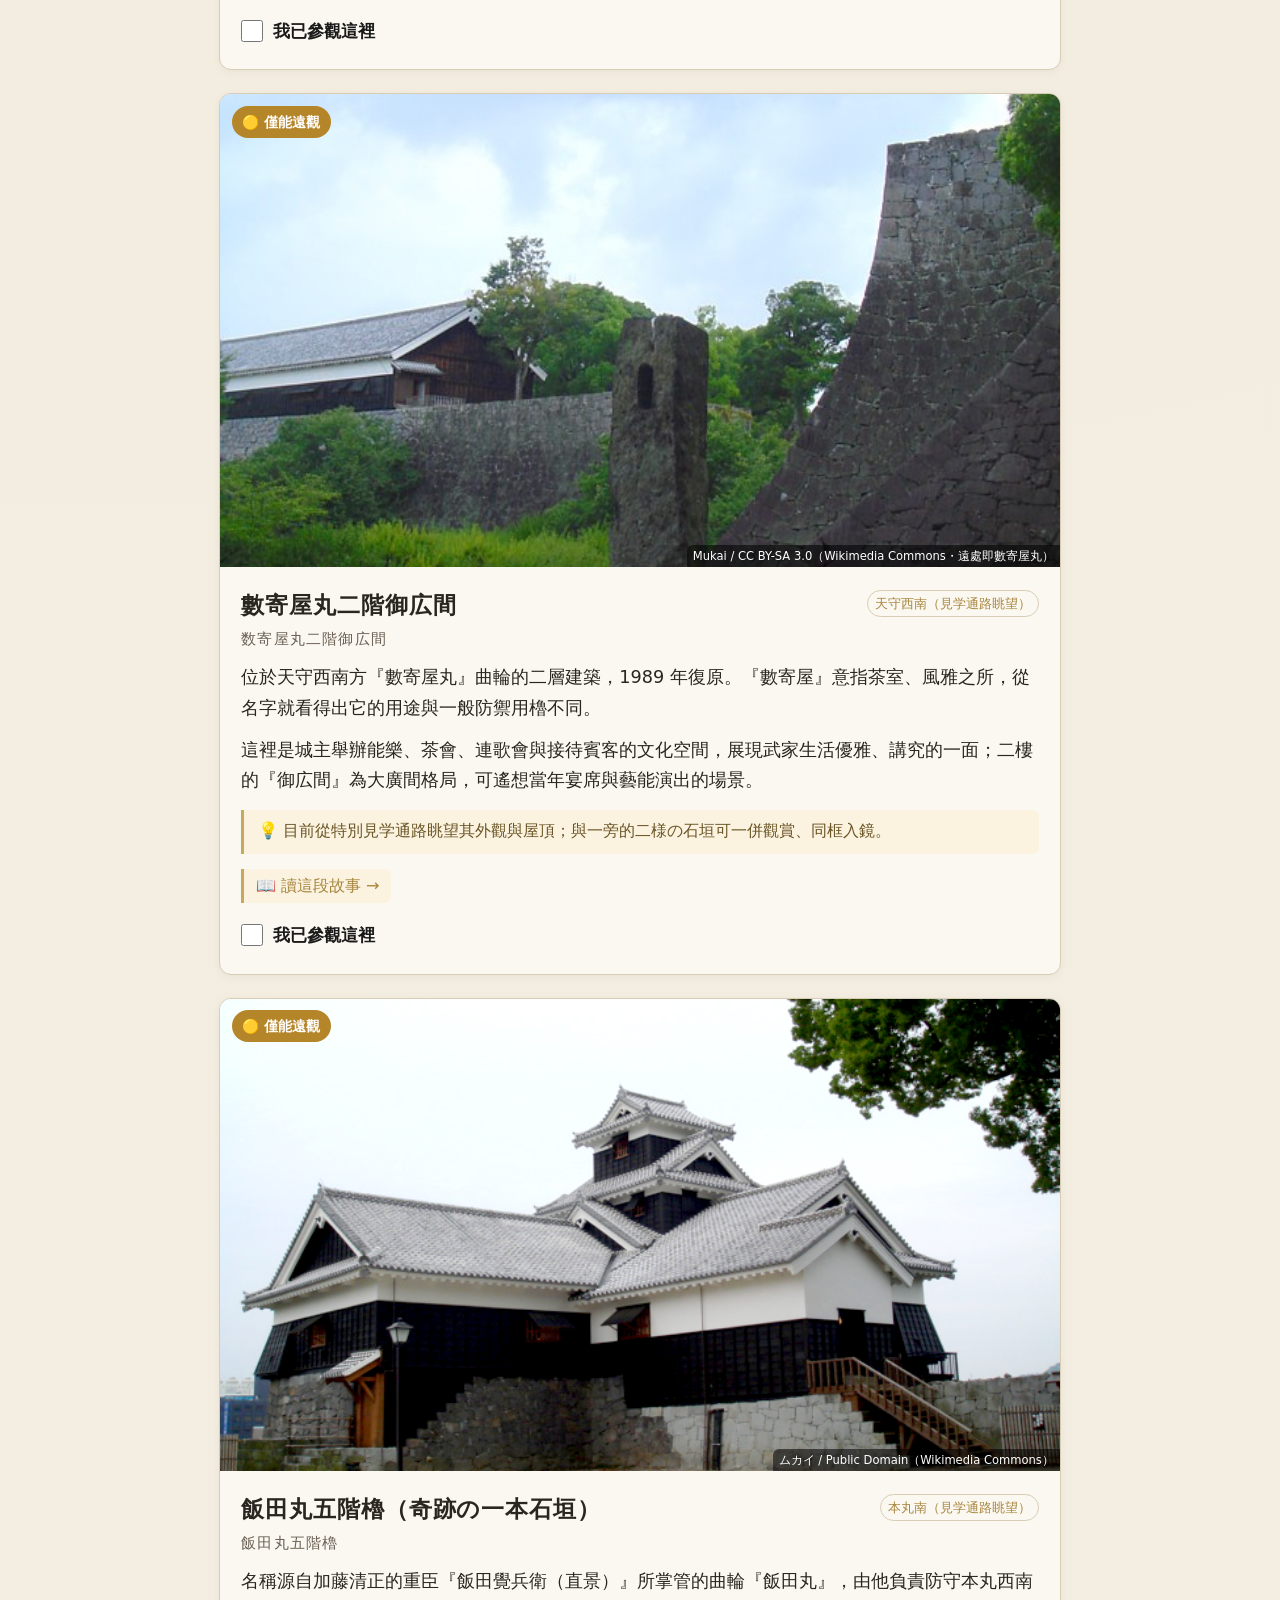
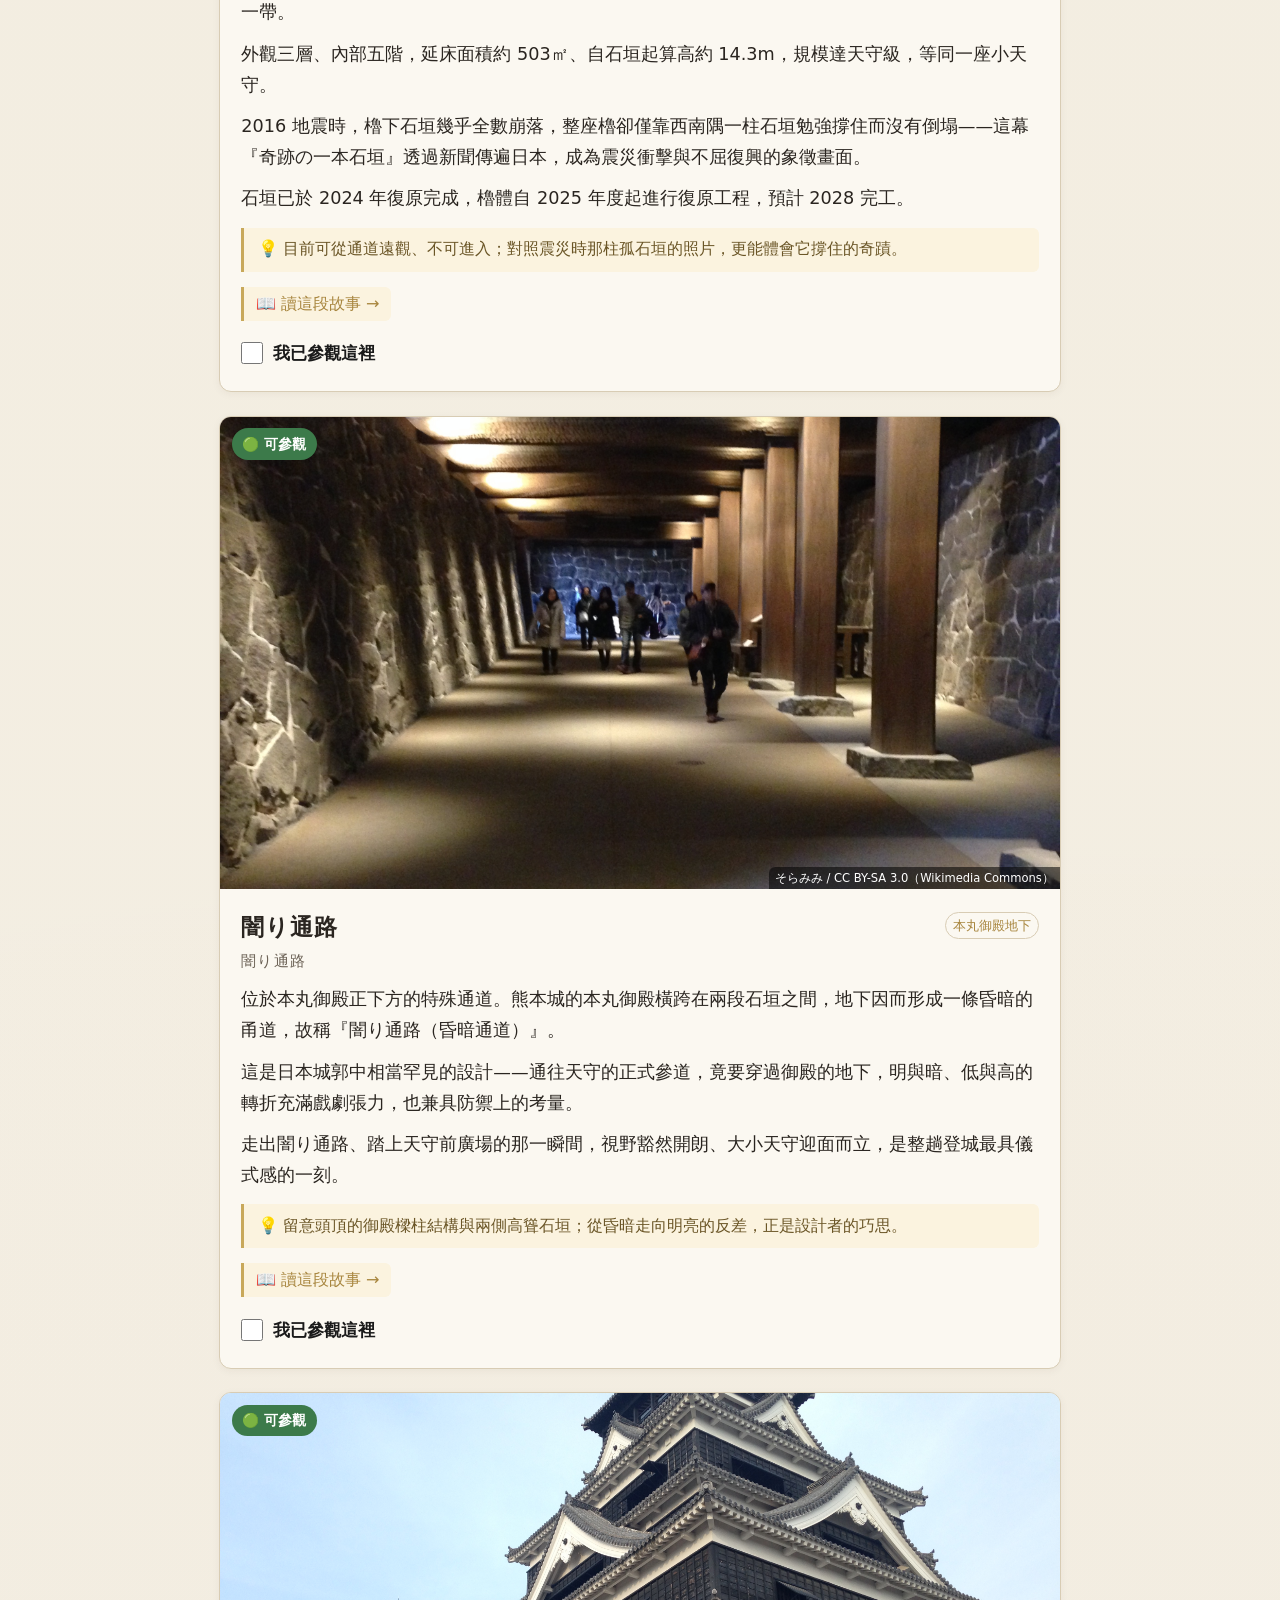
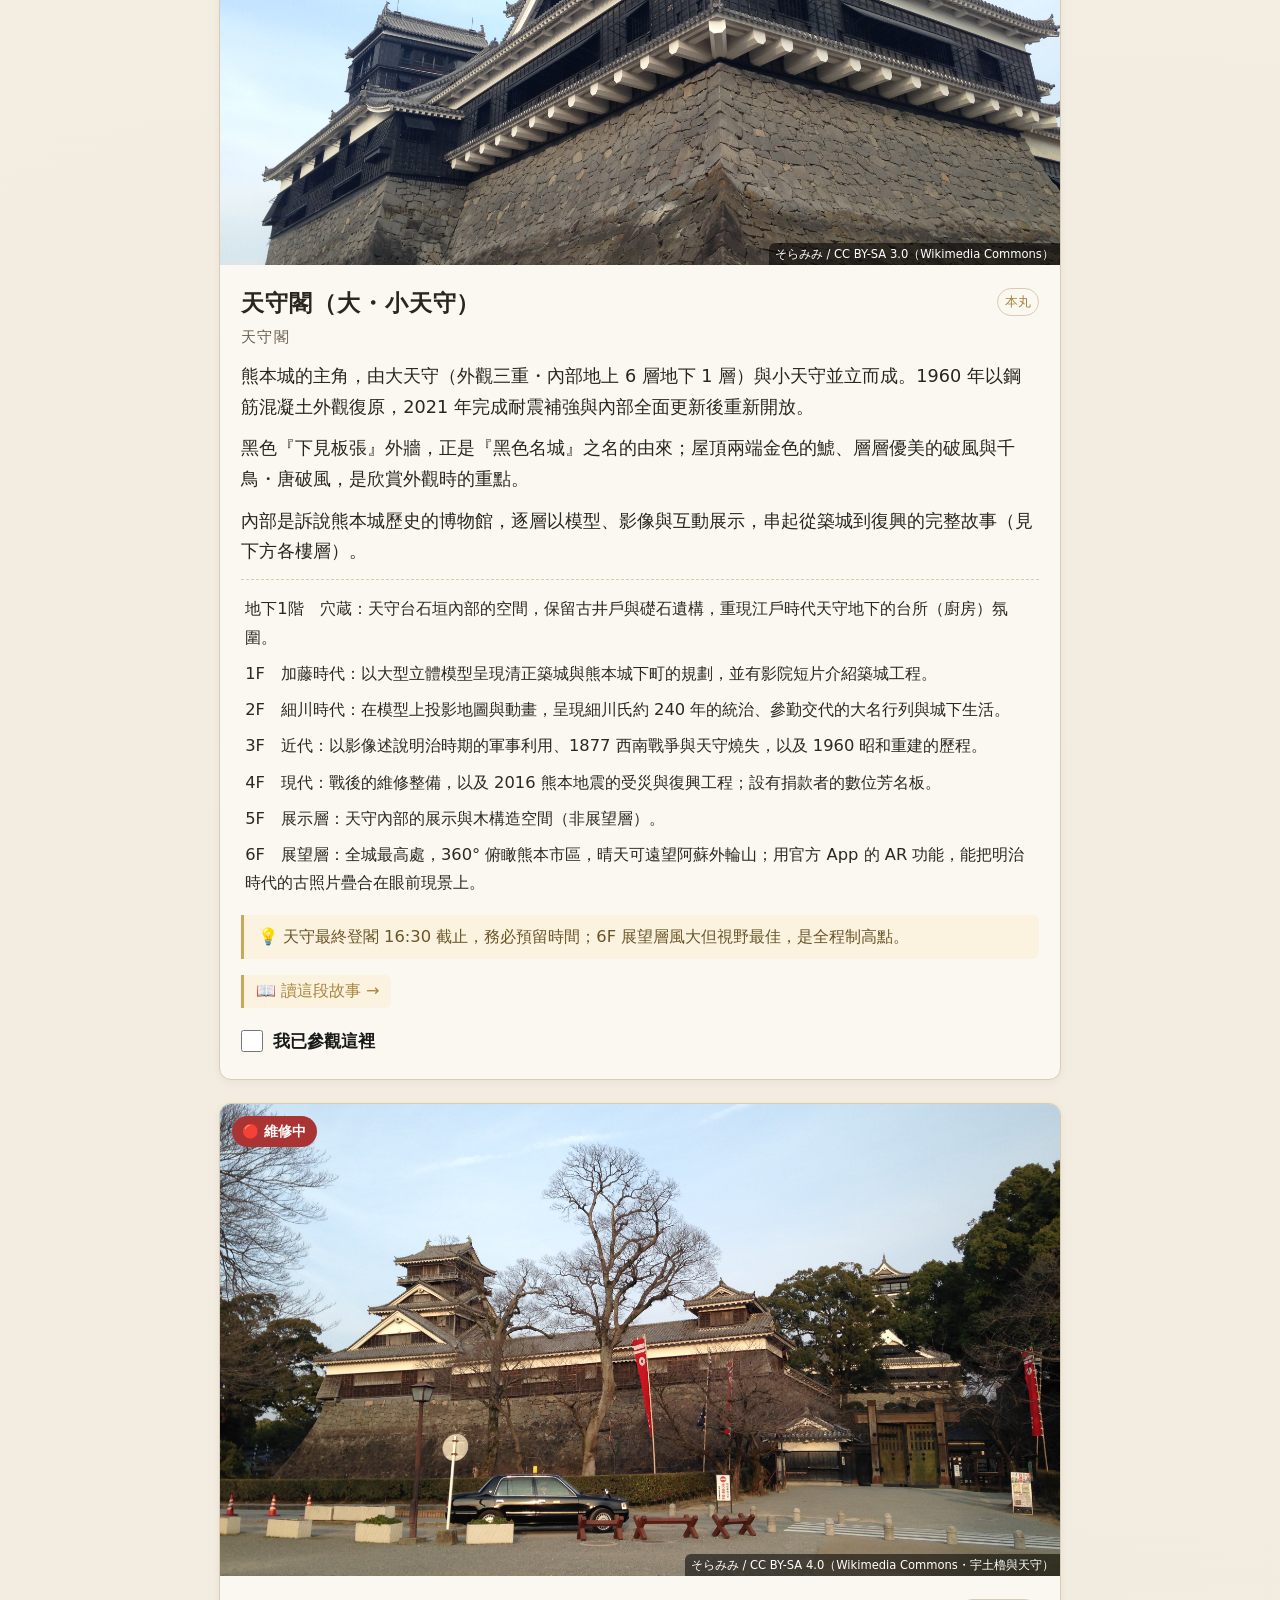
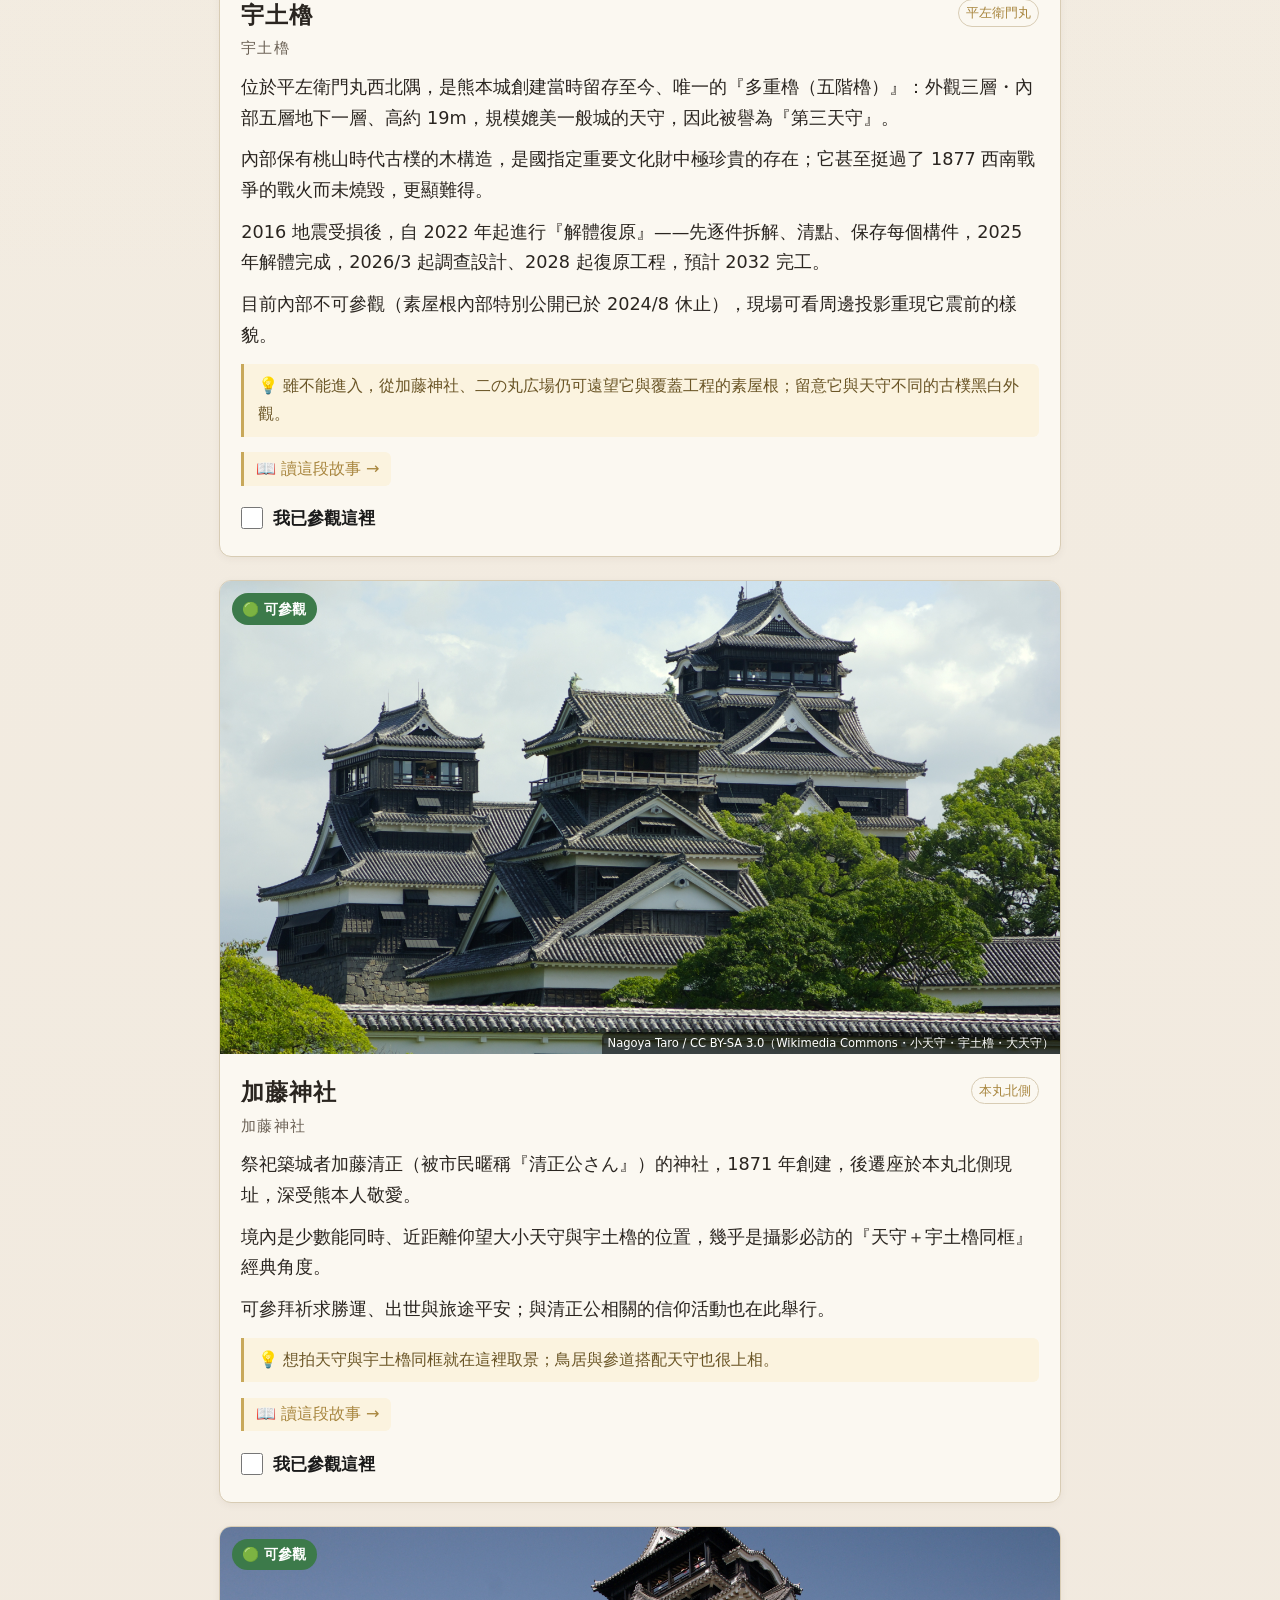
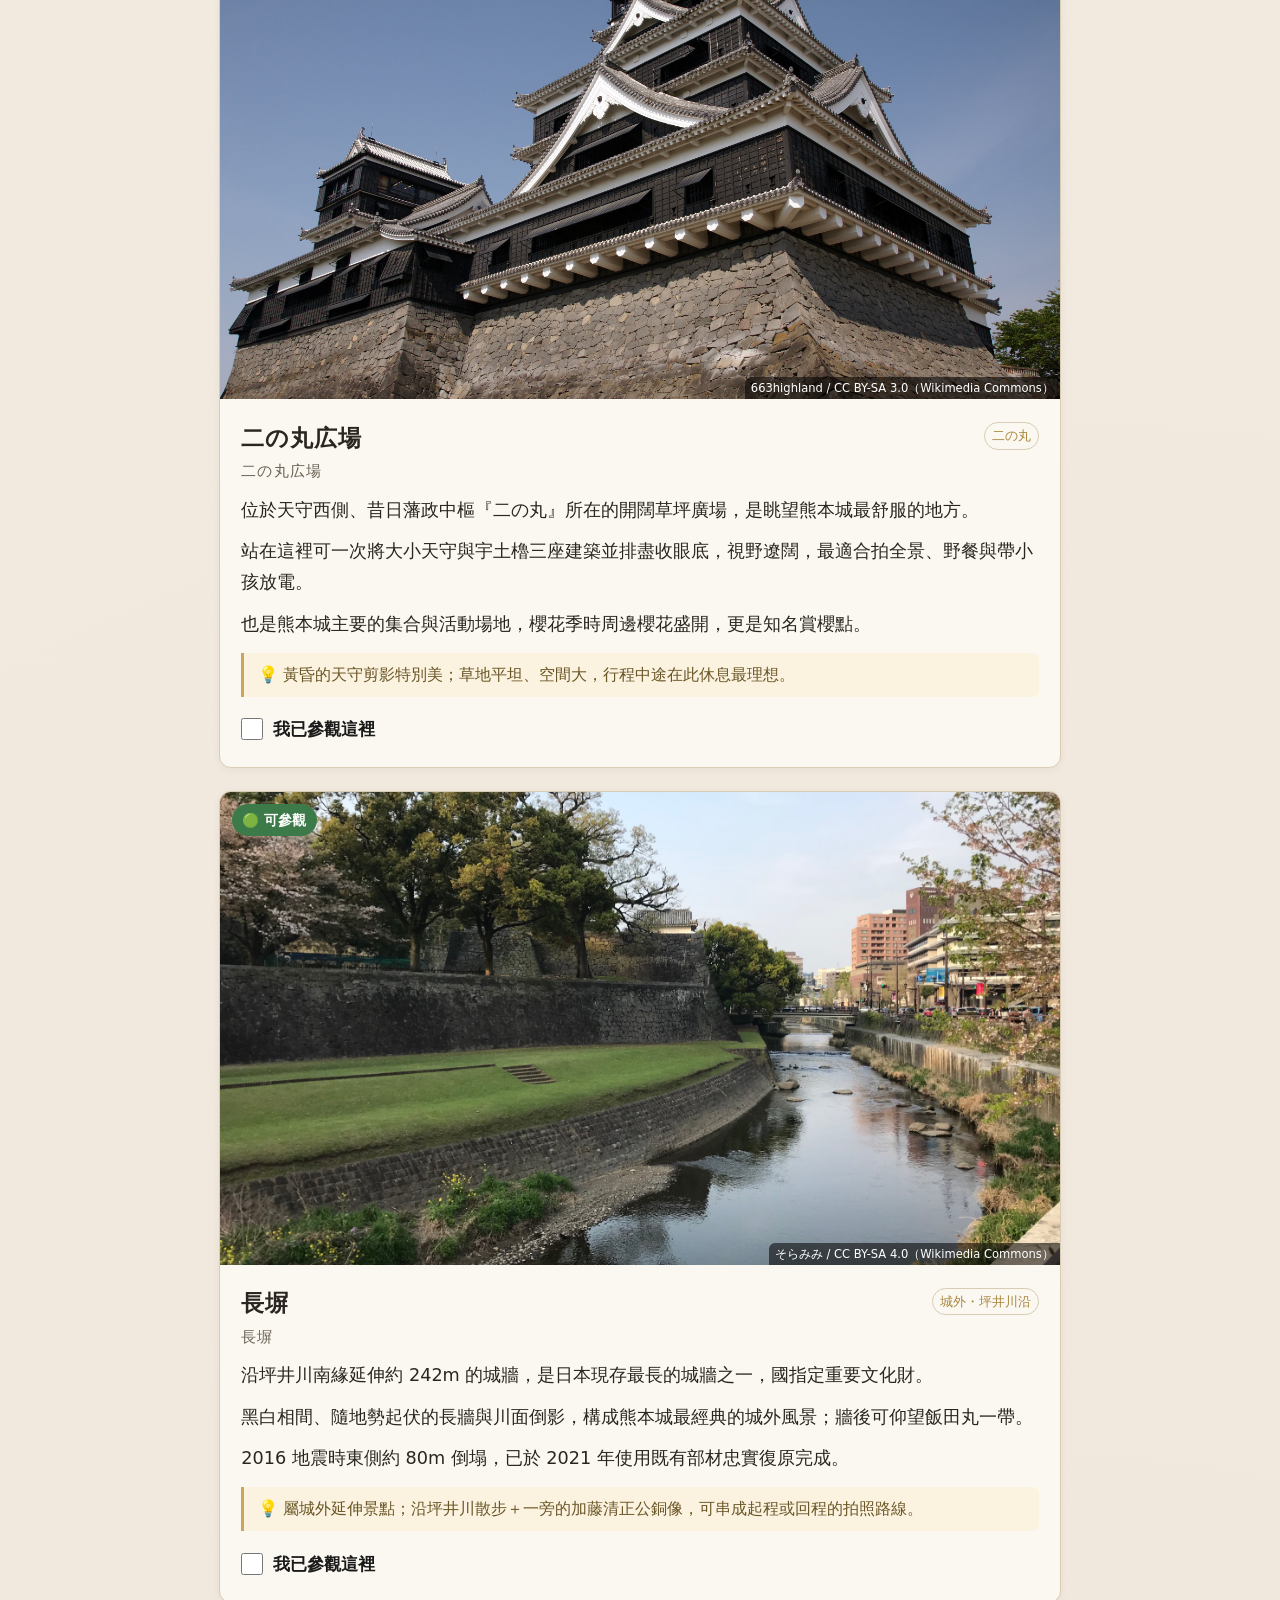
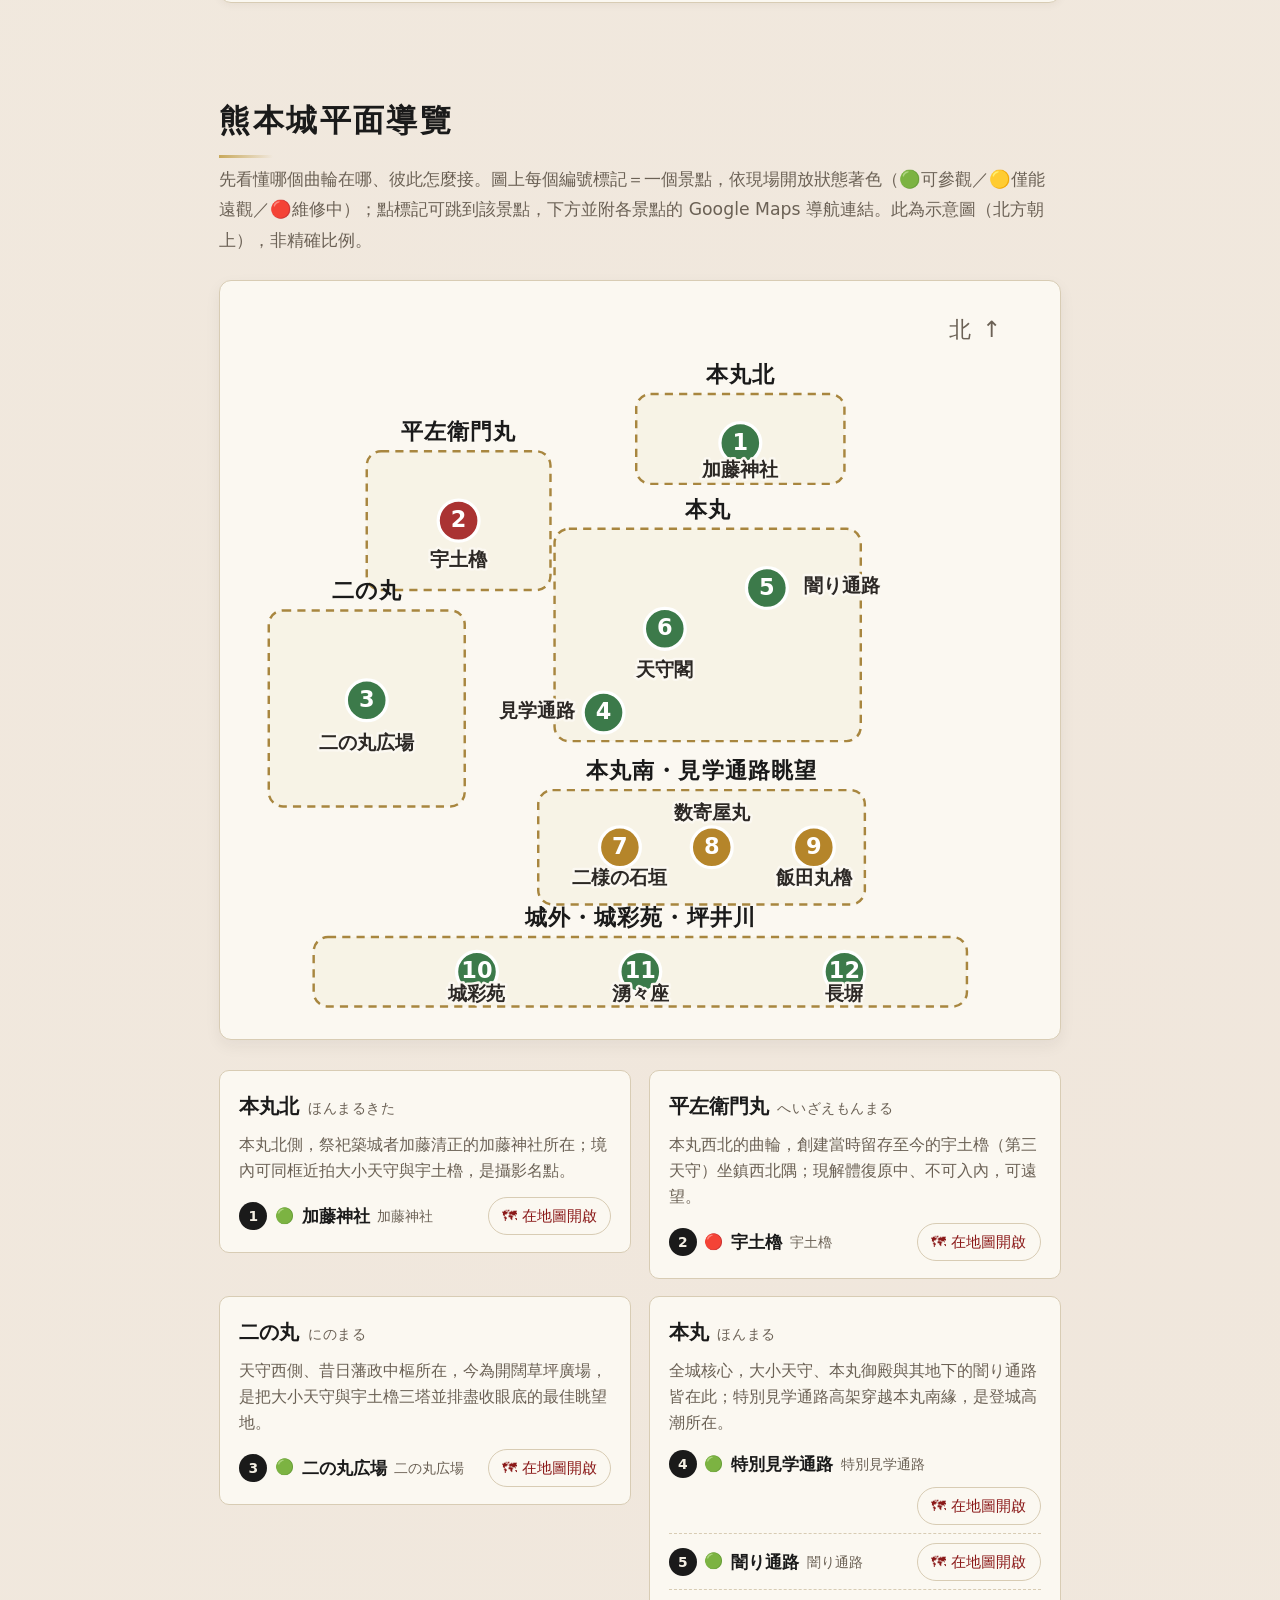
<file: guide.html>
<!DOCTYPE html>
<html lang="zh-Hant">
<head>
<meta charset="UTF-8">
<meta name="viewport" content="width=device-width, initial-scale=1.0">
<title>熊本城 深度導覽 ｜ 現場對照指南</title>
<meta name="description" content="熊本城深度導覽：歷史時間軸、2026 最新開放／維修狀態、推薦參觀路線、景點打卡清單。可離線使用，現場邊走邊對照。">
<meta name="theme-color" content="#1a1a1a">
<link rel="manifest" href="manifest.webmanifest">
<link rel="icon" href="icons/icon.svg" type="image/svg+xml">
<link rel="apple-touch-icon" href="icons/icon.svg">
<link rel="stylesheet" href="css/style.css">
</head>
<body>

<!-- 頂部導覽 -->
<header class="topbar has-menu">
  <span class="brand">熊本城<span class="brand-sub">行程導覽</span></span>
  <input type="checkbox" id="nav-toggle" class="nav-toggle" aria-label="開啟選單">
  <label for="nav-toggle" class="nav-btn" aria-hidden="true"></label>
  <nav class="topnav" id="topnav">
    <a href="index.html">📖 故事</a>
    <a href="#routes">🥾 路線</a>
    <a href="#spots">🏯 景點</a>
    <a href="#layout">🗺 平面圖</a>
    <a href="#trivia">💡 冷知識</a>
    <a href="#around">🗾 周邊</a>
    <a href="#info">ℹ️ 資訊</a>
  </nav>
</header>

<!-- Hero -->
<section class="hero">
  <div class="hero-img" style="background-image:url('images/hero_tenshu.jpg')"></div>
  <div class="hero-overlay">
    <p class="kana">くまもとじょう</p>
    <h1>熊本城</h1>
    <p class="hero-tag">黑色名城 ・ 日本三名城 ・ 見せる復興</p>
    <a class="hero-back" href="index.html">← 回四百年の物語</a>
    <p class="hero-credit">攝影 663highland / CC BY-SA 3.0</p>
  </div>
</section>

<!-- 現況提醒橫幅 -->
<aside class="notice">
  <strong>⚠️ 2026 參觀提醒</strong>
  熊本城全體復原預計 2052 年完成，部分區域仍在施工。各景點已標示
  <span class="st-open">🟢可參觀</span>／<span class="st-view">🟡僅能遠觀</span>／<span class="st-closed">🔴維修中</span>，
  實際以官方
  <a href="https://castle.kumamoto-guide.jp/map/" target="_blank" rel="noopener">復旧状況公告</a> 為準。
</aside>

<!-- 打卡進度 -->
<section class="progress-wrap">
  <div class="progress-head">
    <span>🏯 我的參觀進度</span>
    <span id="progress-text">0 / 0</span>
  </div>
  <div class="progress-bar"><div id="progress-fill"></div></div>
  <div id="done-list" class="done-list"></div>
  <p class="save-note">📌 打卡紀錄會自動儲存在這支裝置的瀏覽器，關閉網頁後下次再打開仍會保留。</p>
  <button id="reset-btn" class="reset-btn">清除打卡紀錄</button>
</section>

<!-- 路線 -->
<section id="routes" class="block">
  <h2>參觀路線</h2>
  <p class="block-lead">選一條路線，跟著編號走。節點顏色代表現場可參觀程度。</p>
  <div id="route-tabs" class="route-tabs"></div>
  <div id="route-detail" class="route-detail"></div>
</section>

<!-- 景點 -->
<section id="spots" class="block">
  <h2>景點導覽 ＆ 打卡</h2>
  <p class="block-lead">每個景點標註日文原名，方便對照現場看板；勾選即記錄你已參觀。</p>
  <div class="filter-bar">
    <button class="filter on" data-filter="all">全部</button>
    <button class="filter" data-filter="open">🟢可參觀</button>
    <button class="filter" data-filter="view">🟡僅能遠觀</button>
    <button class="filter" data-filter="closed">🔴維修中</button>
  </div>
  <div id="spot-list" class="spot-list"></div>
</section>

<!-- 熊本城平面導覽 -->
<section id="layout" class="block">
  <h2>熊本城平面導覽</h2>
  <p class="block-lead">先看懂哪個曲輪在哪、彼此怎麼接。圖上每個編號標記＝一個景點，依現場開放狀態著色（🟢可參觀／🟡僅能遠觀／🔴維修中）；點標記可跳到該景點，下方並附各景點的 Google Maps 導航連結。此為示意圖（北方朝上），非精確比例。</p>
  <div id="castle-plan" class="castle-plan"></div>
  <div id="layout-areas" class="kuruwa-guide"></div>
</section>

<!-- 歷史時間軸 -->
<section id="history" class="block">
  <h2>歷史時間軸</h2>
  <p class="block-lead">點開每個節點深入了解。從 1588 加藤清正入肥後，到 2052 全體復原。</p>
  <a class="deep-cta" href="index.html">📖 想完整讀懂這座城？<b>回到「四百年の物語」敘事導讀 →</b></a>
  <div id="timeline" class="timeline"></div>
</section>

<!-- 冷知識 -->
<section id="trivia" class="block">
  <h2>不可不知的冷知識</h2>
  <p class="block-lead">為什麼叫天守？為什麼是三名城？點開每一則，30 秒長一個知識。</p>
  <div id="trivia-list" class="trivia-list"></div>
</section>

<!-- 熊本周邊延伸 -->
<section id="around" class="block">
  <h2>熊本周邊延伸</h2>
  <p class="block-lead">看完熊本城，故事還沒結束。這些地方延續了清正的治水、細川的風雅、與西南戰爭的烽火——值得多留一兩天。</p>
  <div id="around-list" class="spot-list"></div>
</section>

<!-- 實用資訊 -->
<section id="info" class="block">
  <h2>實用資訊</h2>
  <div class="info-grid">
    <div class="info-card">
      <h3>🕘 開園時間</h3>
      <p>9:00–17:00<br>最終入園 16:00<br>天守最終登閣 16:30</p>
    </div>
    <div class="info-card">
      <h3>🎫 門票</h3>
      <p>高中生以上 ¥800<br>中小學生 ¥300<br>天守＋湧々座共通券 ¥850<br>可線上事前購票</p>
    </div>
    <div class="info-card">
      <h3>🚉 交通</h3>
      <p>JR 熊本站 → 市電「熊本城・市役所前」下車步行約 10 分；<br>或搭周遊巴士「しろめぐりん」。</p>
    </div>
    <div class="info-card">
      <h3>🌸 小提示</h3>
      <p>城內逾 600 株櫻花，賞櫻名所；<br>下載官方 App 可用 AR 與多語音導覽（中／日／英／粵／韓）。</p>
    </div>
  </div>
</section>

<footer class="footer">
  <p>本站為個人旅遊導覽用途，內容整理自
    <a href="https://castle.kumamoto-guide.jp/" target="_blank" rel="noopener">官方熊本城網站</a>、
    熊本市觀光指南等公開資料，開放／維修狀態請以官方即時公告為準。</p>
  <p class="credit-note">照片來自 Wikimedia Commons（663highland、そらみみ、Nagoya Taro、ムカイ 等，CC BY-SA／Public Domain），各景點卡片內標示作者與授權。</p>
  <p class="offline-note" id="offline-note">📶 可離線使用：在瀏覽器選單「加到主畫面」即可像 App 一樣開啟。</p>
</footer>

<script src="data/spots.js"></script>
<script src="data/timeline.js"></script>
<script src="data/around.js"></script>
<script src="data/trivia.js"></script>
<script src="data/layout.js"></script>
<script src="js/app.js"></script>
</body>
</html>
</file>
<file: css/style.css>
/* ===== 熊本城 深度導覽 — 和風典雅主題 ===== */
:root{
  --ink:#1a1a1a;          /* 黑城 */
  --ink-soft:#2c2825;
  --gold:#c8a85a;         /* 金箔 */
  --gold-deep:#a8863f;
  --crimson:#8b1a1a;      /* 深紅 */
  --washi:#f4efe4;        /* 和紙底 */
  --washi-2:#ece3d2;
  --paper:#fbf8f1;
  --text:#2a2520;
  --muted:#6b6155;
  --line:#d8ccb4;
  --open:#3c7a4a; --view:#b5852a; --closed:#a33;
  --serif:"Noto Serif TC","Yu Mincho",YuMincho,"Hiragino Mincho ProN","MS Mincho",serif;
  --sans:"Noto Sans TC","Hiragino Sans","Yu Gothic",system-ui,sans-serif;
}
*{box-sizing:border-box;margin:0;padding:0}
/* 根字級 120% = 桌機整體放大 20%；手機階梯式縮回（用 % 以尊重使用者瀏覽器字級設定）*/
html{font-size:120%;scroll-behavior:smooth;scroll-padding-top:60px}
@media(max-width:900px){html{font-size:115%}}
@media(max-width:600px){html{font-size:106%}}
@media(max-width:380px){html{font-size:100%}}
body{
  font-family:var(--sans);color:var(--text);line-height:1.75;
  background:var(--washi);
  overflow-x:hidden;
  background-image:
    radial-gradient(circle at 20% 10%, rgba(200,168,90,.05), transparent 40%),
    radial-gradient(circle at 80% 60%, rgba(139,26,26,.04), transparent 45%);
}
img{max-width:100%}
a{color:var(--crimson);text-decoration:none}
a:hover{text-decoration:underline}

/* 頂部導覽 */
.topbar{
  position:sticky;top:0;z-index:50;
  display:flex;align-items:center;justify-content:space-between;
  background:rgba(26,26,26,.96);color:var(--washi);
  padding:.55rem 1rem;border-bottom:2px solid var(--gold);
  backdrop-filter:blur(6px);
}
.brand{font-family:var(--serif);font-size:1.15rem;letter-spacing:.12em;font-weight:700}
.brand-sub{font-size:.7rem;color:var(--gold);margin-left:.4rem;letter-spacing:.2em}
.topnav a{color:var(--washi);margin-left:.9rem;font-size:.9rem}
.topnav a:hover{color:var(--gold);text-decoration:none}
/* 漢堡選單按鈕（桌機隱藏；手機規則見檔尾 RWD 區）*/
.nav-toggle{position:absolute;opacity:0;width:1px;height:1px;pointer-events:none}
.nav-btn{display:none}

/* Hero */
.hero{position:relative;height:62vh;height:62svh;min-height:340px;overflow:hidden;background:var(--ink)}
.hero-img{position:absolute;inset:0;background-size:cover;background-position:center;
  filter:brightness(.62) saturate(1.05);transform:scale(1.02)}
.hero-overlay{position:absolute;inset:0;display:flex;flex-direction:column;
  justify-content:center;align-items:center;text-align:center;color:#fff;
  background:linear-gradient(transparent 35%, rgba(0,0,0,.55))}
.kana{font-family:var(--serif);letter-spacing:.5em;color:var(--gold);font-size:.9rem;margin-bottom:.3rem}
.hero h1{font-family:var(--serif);font-size:clamp(3rem,14vw,6rem);letter-spacing:.18em;
  text-shadow:0 4px 20px rgba(0,0,0,.6);font-weight:700}
.hero-tag{margin-top:.6rem;font-size:.95rem;letter-spacing:.18em;color:#f0e6cf}
.hero-credit{position:absolute;bottom:8px;right:10px;font-size:.62rem;color:rgba(255,255,255,.6)}

/* 現況提醒 */
.notice{
  background:#fff7e8;border-left:5px solid var(--crimson);
  margin:1rem;padding:.85rem 1rem;border-radius:6px;font-size:.9rem;
  box-shadow:0 1px 4px rgba(0,0,0,.06)
}
.notice strong{display:block;color:var(--crimson);margin-bottom:.2rem}

/* 狀態色字 */
.st-open{color:var(--open);font-weight:600}
.st-view{color:var(--view);font-weight:600}
.st-closed{color:var(--closed);font-weight:600}

/* 進度 */
.progress-wrap{margin:1rem;padding:1rem;background:var(--paper);
  border:1px solid var(--line);border-radius:10px}
.progress-head{display:flex;justify-content:space-between;font-weight:600;
  font-family:var(--serif);letter-spacing:.05em;margin-bottom:.5rem}
.progress-bar{height:12px;background:var(--washi-2);border-radius:99px;overflow:hidden}
#progress-fill{height:100%;width:0;background:linear-gradient(90deg,var(--gold),var(--gold-deep));
  border-radius:99px;transition:width .4s ease}
.reset-btn{margin-top:.4rem;background:none;border:1px solid var(--line);
  color:var(--muted);padding:.3rem .8rem;border-radius:99px;font-size:.78rem;cursor:pointer}
.reset-btn:hover{border-color:var(--crimson);color:var(--crimson)}

/* 已打卡清單 */
.done-list{margin-top:.9rem}
.done-head{font-family:var(--serif);font-weight:600;color:var(--open);font-size:.92rem;margin-bottom:.4rem}
.done-empty{font-size:.82rem;color:var(--muted);margin-top:.9rem}
.done-ul{list-style:none;display:flex;flex-direction:column;gap:.35rem}
.done-ul a{display:flex;align-items:center;gap:.5rem;padding:.4rem .6rem;background:#fff;
  border:1px solid var(--line);border-left:4px solid var(--gold);border-radius:7px;
  color:var(--text);text-decoration:none;transition:.15s}
.done-ul a:hover{border-left-color:var(--crimson);background:#fffdf7}
.done-icon{font-size:.7rem}
.done-name{font-family:var(--serif);font-weight:600;font-size:.9rem}
.done-jp{font-size:.72rem;color:var(--muted);flex:1}
.done-undo{margin-left:auto;background:none;border:none;color:var(--muted);cursor:pointer;
  font-size:.85rem;padding:.1rem .35rem;border-radius:5px;line-height:1}
.done-undo:hover{background:#f3e3e3;color:var(--crimson)}
.save-note{font-size:.74rem;color:var(--gold-deep);margin-top:.7rem;
  background:#fbf3df;border-radius:6px;padding:.4rem .6rem}

/* 區塊 */
.block{max-width:880px;margin:0 auto;padding:2.4rem 1rem}
.block h2{font-family:var(--serif);font-size:1.6rem;letter-spacing:.08em;
  color:var(--ink);position:relative;padding-bottom:.5rem;margin-bottom:.3rem}
.block h2::after{content:"";position:absolute;left:0;bottom:0;width:54px;height:3px;
  background:linear-gradient(90deg,var(--gold),transparent)}
.block-lead{color:var(--muted);font-size:.9rem;margin-bottom:1.3rem}

/* 路線 */
.route-tabs{display:flex;flex-wrap:wrap;gap:.5rem;margin-bottom:1.2rem}
.route-tabs button{font-family:var(--sans);font-size:.82rem;padding:.45rem .8rem;
  border:1px solid var(--line);background:var(--paper);border-radius:99px;cursor:pointer;
  color:var(--text);transition:.2s}
.route-tabs button.on{background:var(--ink);color:var(--washi);border-color:var(--ink)}
.route-meta{font-size:.85rem;color:var(--muted);margin-bottom:1rem}
.route-meta b{color:var(--crimson)}
.route-steps{list-style:none;position:relative;padding-left:.4rem}
.route-steps li{position:relative;padding:.55rem 0 .55rem 2.6rem;border-left:2px dashed var(--line);
  margin-left:1rem}
.route-steps li:last-child{border-left:2px solid transparent}
.step-num{position:absolute;left:-1rem;top:.5rem;width:2rem;height:2rem;border-radius:50%;
  display:flex;align-items:center;justify-content:center;font-weight:700;font-size:.85rem;
  color:#fff;box-shadow:0 1px 4px rgba(0,0,0,.2)}
.step-num.st-open{background:var(--open)}
.step-num.st-view{background:var(--view)}
.step-num.st-closed{background:var(--closed)}
.step-name{font-family:var(--serif);font-weight:600}
.step-jp{font-size:.75rem;color:var(--muted)}
.route-steps a.step-name:hover{color:var(--crimson)}

/* 篩選 */
.filter-bar{display:flex;flex-wrap:wrap;gap:.45rem;margin-bottom:1.1rem}
.filter{font-size:.8rem;padding:.35rem .75rem;border:1px solid var(--line);
  background:var(--paper);border-radius:99px;cursor:pointer;color:var(--text)}
.filter.on{background:var(--crimson);color:#fff;border-color:var(--crimson)}

/* 景點卡 */
.spot-list{display:grid;gap:1.2rem}
.spot{background:var(--paper);border:1px solid var(--line);border-radius:12px;overflow:hidden;
  box-shadow:0 2px 8px rgba(60,40,10,.05);transition:.25s}
.spot.done{outline:2px solid var(--gold)}
.spot-photo{aspect-ratio:16/9;background:var(--washi-2);position:relative;overflow:hidden}
.spot-photo img{width:100%;height:100%;object-fit:cover;display:block}
.spot-photo .ph{position:absolute;inset:0;display:flex;align-items:center;justify-content:center;
  flex-direction:column;color:#b3a587;font-family:var(--serif);letter-spacing:.2em;
  background:repeating-linear-gradient(45deg,#efe7d6,#efe7d6 12px,#eae0cb 12px,#eae0cb 24px)}
.spot-photo .credit{position:absolute;bottom:0;right:0;background:rgba(0,0,0,.55);color:#fff;
  font-size:.6rem;padding:1px 6px;border-top-left-radius:6px}
.badge{position:absolute;top:.6rem;left:.6rem;font-size:.72rem;font-weight:700;
  padding:.2rem .55rem;border-radius:99px;color:#fff;backdrop-filter:blur(2px)}
.badge.st-open{background:var(--open)}
.badge.st-view{background:var(--view)}
.badge.st-closed{background:var(--closed)}
.spot-body{padding:1rem 1.1rem 1.2rem}
.spot-title{display:flex;justify-content:space-between;align-items:flex-start;gap:.5rem}
.spot-title h3{font-family:var(--serif);font-size:1.18rem;letter-spacing:.04em}
.spot-jp{font-size:.78rem;color:var(--muted);letter-spacing:.08em}
.spot-area{font-size:.7rem;color:var(--gold-deep);border:1px solid var(--line);
  padding:1px 7px;border-radius:99px;white-space:nowrap;margin-top:.2rem}
.spot p{font-size:.92rem;margin-top:.55rem}
.floors{list-style:none;margin:.6rem 0 0;border-top:1px dashed var(--line);padding-top:.6rem}
.floors li{font-size:.85rem;padding:.2rem 0 .2rem .2rem;color:var(--ink-soft)}
.spot-tip{margin-top:.7rem;font-size:.85rem;background:#fbf3df;border-left:3px solid var(--gold);
  padding:.4rem .7rem;border-radius:0 6px 6px 0;color:#6a5526}
.check{display:flex;align-items:center;gap:.5rem;margin-top:.9rem;cursor:pointer;
  font-size:.9rem;user-select:none;font-weight:600;color:var(--ink)}
.check input{width:1.15rem;height:1.15rem;accent-color:var(--gold-deep)}

/* 時間軸 */
.timeline{position:relative;padding-left:1.2rem;border-left:3px solid var(--gold)}
.timeline details{margin-bottom:1rem;position:relative}
.timeline details::before{content:"";position:absolute;left:-1.7rem;top:.55rem;width:13px;height:13px;
  background:var(--paper);border:3px solid var(--gold-deep);border-radius:50%}
.timeline summary{list-style:none;cursor:pointer;background:var(--paper);border:1px solid var(--line);
  border-radius:10px;padding:.7rem .9rem;transition:.2s}
.timeline summary::-webkit-details-marker{display:none}
.timeline summary:hover{border-color:var(--gold)}
.tl-year{font-family:var(--serif);color:var(--crimson);font-weight:700;font-size:.9rem;letter-spacing:.05em}
.tl-title{font-family:var(--serif);font-size:1.05rem;font-weight:600;margin:.1rem 0}
.tl-summary{font-size:.82rem;color:var(--muted)}
.tl-detail{padding:.8rem .9rem 0;font-size:.9rem}
.tl-detail p{margin-bottom:.55rem}
.tl-detail .src{font-size:.78rem}
details[open] summary{border-color:var(--gold);background:#fff}

/* 資訊 */
.info-grid{display:grid;grid-template-columns:repeat(auto-fit,minmax(180px,1fr));gap:1rem}
.info-card{background:var(--paper);border:1px solid var(--line);border-radius:10px;padding:1rem}
.info-card h3{font-family:var(--serif);font-size:1.05rem;margin-bottom:.4rem;color:var(--ink)}
.info-card p{font-size:.9rem;color:var(--text)}

/* Footer */
.footer{background:var(--ink);color:#cbbfa8;padding:2rem 1rem;text-align:center;
  font-size:.82rem;border-top:3px solid var(--gold)}
.footer a{color:var(--gold)}
.credit-note,.offline-note{font-size:.74rem;margin-top:.6rem;color:#9c9079}
.offline-note{color:var(--gold)}

/* 深度導讀入口按鈕 */
.deep-cta{display:block;background:var(--ink);color:var(--washi);border:1px solid var(--gold);
  border-radius:10px;padding:.8rem 1rem;margin-bottom:1.3rem;font-size:.92rem;text-decoration:none;
  transition:.2s}
.deep-cta b{color:var(--gold)}
.deep-cta:hover{background:#241f1a;text-decoration:none}

/* ===== 歷史專頁 ===== */
.hist{max-width:820px;margin:0 auto;padding:1.5rem 1rem 3rem}
.hist-intro{font-size:1rem;color:var(--ink-soft);background:var(--paper);
  border:1px solid var(--line);border-left:4px solid var(--crimson);
  padding:1rem 1.1rem;border-radius:0 10px 10px 0;margin-bottom:2rem}
.hist-block{margin-bottom:2.6rem;scroll-margin-top:60px}
.hist-block h2{font-family:var(--serif);font-size:1.45rem;letter-spacing:.06em;color:var(--ink);
  padding-bottom:.45rem;margin-bottom:.9rem;position:relative}
.hist-block h2 .num{color:var(--gold-deep);font-size:1rem;margin-right:.5rem}
.hist-block h2::after{content:"";position:absolute;left:0;bottom:0;width:48px;height:3px;
  background:linear-gradient(90deg,var(--gold),transparent)}
.hist-block h3{font-family:var(--serif);font-size:1.1rem;color:var(--crimson);margin:1.2rem 0 .4rem}
.hist-block p{margin-bottom:.85rem;font-size:.96rem}
.hist-fig{margin:1rem 0 1.2rem;border:1px solid var(--line);border-radius:10px;overflow:hidden;
  background:var(--paper)}
.hist-fig img{width:100%;display:block;max-height:460px;object-fit:cover}
.hist-fig.portrait img{max-height:420px;object-fit:contain;background:#efe7d6;padding:.4rem}
.hist-fig figcaption{font-size:.76rem;color:var(--muted);padding:.45rem .7rem;background:var(--paper)}
.hist-fig figcaption b{color:var(--ink-soft);font-family:var(--serif)}
/* 典故小卡 */
.lore{background:#fbf3df;border:1px solid var(--gold);border-radius:10px;padding:.85rem 1rem;
  margin:1rem 0;font-size:.92rem}
.lore .lore-t{font-family:var(--serif);font-weight:700;color:var(--gold-deep);display:block;margin-bottom:.3rem}
/* 名言 */
.famous{font-family:var(--serif);font-size:1.15rem;line-height:1.9;color:var(--ink);
  background:linear-gradient(180deg,#fff,#faf4e8);border-left:5px solid var(--crimson);
  padding:1.1rem 1.2rem;border-radius:0 10px 10px 0;margin:1.2rem 0}
.famous cite{display:block;font-size:.85rem;color:var(--muted);font-style:normal;margin-top:.6rem;text-align:right}
/* 人物列（圖左文右） */
.figrow{display:flex;gap:1rem;align-items:flex-start;flex-wrap:wrap}
.figrow .hist-fig{flex:0 0 200px;margin:.3rem 0}
.figrow .figrow-text{flex:1;min-width:240px}
.back-link{display:inline-block;margin:.2rem 0 1rem;font-size:.9rem}
@media(max-width:560px){.figrow .hist-fig{flex:1 1 100%}}

/* ============================================================
   故事頁・敘事式滾動 (scrollytelling)
   ============================================================ */

/* 導覽列上的「開始規劃行程」主行動鈕 */
.nav-cta{background:var(--crimson);color:#fff!important;padding:.3rem .7rem;border-radius:99px;
  font-weight:600}
.nav-cta:hover{background:#a11f1f;text-decoration:none!important}
/* 行程頁 hero 上的回故事連結 */
.hero-back{margin-top:.8rem;font-size:.85rem;color:var(--gold);border:1px solid rgba(200,168,90,.6);
  padding:.3rem .9rem;border-radius:99px}
.hero-back:hover{background:rgba(200,168,90,.15);text-decoration:none;color:#fff}

/* 頂部閱讀進度條 */
.scroll-progress{position:fixed;top:0;left:0;right:0;height:4px;z-index:60;background:transparent;
  pointer-events:none}
#sp-fill{height:100%;width:0;background:linear-gradient(90deg,var(--gold),var(--crimson));
  transition:width .1s linear}

/* 全幅封面 — .cover 必須 position:relative+height，才能框住 position:absolute 的 .hero-img */
.cover{position:relative;height:100vh;height:100svh;min-height:520px;overflow:hidden;background:var(--ink)}
.cover .hero-img{position:absolute;inset:0;background-size:cover;background-position:center;
  filter:brightness(.5) saturate(1.05);transform:scale(1.05);
  animation:coverZoom 20s ease-out forwards}
@keyframes coverZoom{to{transform:scale(1.16)}}
.cover-overlay{position:absolute;inset:0;display:flex;flex-direction:column;justify-content:center;
  align-items:center;text-align:center;color:#fff;padding:1rem;
  background:linear-gradient(180deg,rgba(0,0,0,.35),rgba(0,0,0,.2) 40%,rgba(0,0,0,.72))}
.cover .kana{font-size:1rem;letter-spacing:.55em;color:var(--gold);margin-bottom:.4rem}
.cover h1{font-family:var(--serif);font-size:clamp(3.2rem,16vw,7rem);letter-spacing:.2em;
  text-shadow:0 4px 24px rgba(0,0,0,.6);font-weight:700;margin:.1rem 0}
.cover-tag{font-size:1rem;letter-spacing:.22em;color:#f0e6cf;margin-top:.6rem}
.scroll-hint{position:absolute;bottom:26px;left:50%;transform:translateX(-50%);color:var(--gold);
  font-size:.82rem;letter-spacing:.18em;text-align:center;animation:bob 1.9s ease-in-out infinite}
.scroll-hint:hover{text-decoration:none;color:#fff}
.scroll-hint span{display:block;font-size:1.5rem;margin-top:.1rem}
@keyframes bob{0%,100%{transform:translate(-50%,0)}50%{transform:translate(-50%,9px)}}
.cover .hero-credit{z-index:2}

/* 章節右側導覽圓點 */
.chapter-dots{position:fixed;right:14px;top:50%;transform:translateY(-50%);z-index:55;
  display:flex;flex-direction:column;gap:.75rem}
.chapter-dots a{width:11px;height:11px;border-radius:50%;background:rgba(80,60,20,.25);
  border:1px solid var(--gold-deep);transition:.2s;position:relative;display:block}
.chapter-dots a.on{background:var(--crimson);border-color:var(--crimson);transform:scale(1.4)}
.chapter-dots a::after{content:attr(data-label);position:absolute;right:20px;top:50%;
  transform:translateY(-50%);white-space:nowrap;background:var(--ink);color:var(--washi);
  font-size:.72rem;padding:.18rem .55rem;border-radius:6px;opacity:0;pointer-events:none;
  transition:.2s;box-shadow:0 2px 8px rgba(0,0,0,.25)}
.chapter-dots a:hover::after,.chapter-dots a.on::after{opacity:1}

/* 進場動畫（防呆：預設隱藏只在 body.js-ready 時生效，腳本失敗時文字仍可見）*/
body.js-ready .reveal{opacity:0;transform:translateY(28px);
  transition:opacity .8s ease,transform .8s ease}
body.js-ready .reveal.in-view{opacity:1;transform:none}
@media(prefers-reduced-motion:reduce){
  body.js-ready .reveal{opacity:1!important;transform:none!important}
  .cover .hero-img{animation:none}
  .scroll-hint{animation:none}
}

/* 故事章節容器 */
.story-chapter{max-width:820px;margin:0 auto;padding:3rem 1rem;scroll-margin-top:60px}
.story-chapter.hist-block{margin-bottom:0}
.story-chapter .hist-intro{margin-bottom:1rem}

/* 章節標題：序號徽章 ＋ 小標籤 ＋ 主標題（清楚的層級）*/
.ch-head{display:flex;align-items:center;gap:.9rem;margin-bottom:1.3rem}
.ch-num{flex:0 0 auto;width:2.9rem;height:2.9rem;border-radius:50%;display:flex;
  align-items:center;justify-content:center;font-family:var(--serif);font-size:1.4rem;
  font-weight:700;color:var(--gold-deep);background:var(--paper);
  border:2px solid var(--gold);box-shadow:0 2px 8px rgba(168,134,63,.18)}
.ch-eyebrow{display:block;font-family:var(--sans);font-size:.74rem;letter-spacing:.28em;
  color:var(--gold-deep);text-transform:uppercase;margin-bottom:.15rem}
.ch-head h2{font-family:var(--serif);font-size:clamp(1.35rem,5.5vw,1.7rem);letter-spacing:.05em;
  color:var(--ink);line-height:1.3}
.ch-head h2::after{content:none}

/* 故事→景點 連結卡 */
.spot-link{display:flex;align-items:center;gap:.8rem;background:var(--ink);color:var(--washi);
  border:1px solid var(--gold);border-radius:12px;padding:.85rem 1rem;margin:1.4rem 0 .3rem;
  text-decoration:none;transition:.2s}
.spot-link:hover{background:#241f1a;text-decoration:none;transform:translateX(4px)}
.spot-link .sl-ico{font-size:1.5rem;flex:0 0 auto}
.spot-link .sl-txt{flex:1;font-size:.88rem;line-height:1.55;color:#e8ddc6}
.spot-link .sl-txt b{color:var(--gold);font-family:var(--serif);font-size:1.02rem;display:block;
  margin-bottom:.15rem;letter-spacing:.04em}
.spot-link .sl-go{color:var(--gold);font-size:1.3rem;flex:0 0 auto}

/* 故事結尾 CTA */
.story-end{max-width:820px;margin:1rem auto 0;padding:2.8rem 1rem 1.5rem;text-align:center}
.story-end h2{font-family:var(--serif);font-size:clamp(1.5rem,6vw,1.9rem);letter-spacing:.08em;
  margin-bottom:.6rem;color:var(--ink)}
.story-end p{color:var(--muted);margin-bottom:1.5rem}
.big-cta{display:inline-block;background:var(--crimson);color:#fff;font-family:var(--serif);
  font-size:1.18rem;letter-spacing:.1em;padding:.9rem 2.1rem;border-radius:99px;text-decoration:none;
  box-shadow:0 4px 16px rgba(139,26,26,.35);transition:.2s}
.big-cta:hover{background:#a11f1f;text-decoration:none;transform:translateY(-2px)}
.story-end .sub-links{margin-top:1.1rem;font-size:.9rem;color:var(--muted)}
.story-end .sub-links a{margin:0 .3rem}

/* 周邊延伸：距離徽章、地圖連結、景點→故事回連 */
.spot-distance{font-size:.7rem;color:var(--gold-deep);border:1px solid var(--line);
  padding:1px 7px;border-radius:99px;white-space:nowrap;margin-top:.2rem}
.spot-links{display:flex;flex-wrap:wrap;gap:.5rem;margin-top:.9rem}
.spot-link-out{display:inline-block;font-size:.84rem;color:var(--crimson);border:1px solid var(--line);
  padding:.35rem .85rem;border-radius:99px;transition:.2s}
.spot-link-out:hover{border-color:var(--crimson);text-decoration:none;background:#fff}
.read-story{display:inline-block;margin-top:.8rem;font-size:.84rem;color:var(--gold-deep);
  border-left:3px solid var(--gold);padding:.15rem .6rem;background:#fbf3df;border-radius:0 6px 6px 0}
.read-story:hover{color:var(--crimson);text-decoration:none}

@media(max-width:680px){
  .chapter-dots{display:none}
  .ch-num{width:2.5rem;height:2.5rem;font-size:1.2rem}
  .story-chapter{padding:2.2rem 1rem}
}

/* 冷知識 Q&A */
.trivia-list{display:grid;gap:.7rem}
@media(min-width:640px){.trivia-list{grid-template-columns:1fr 1fr;align-items:start}}
.trivia{background:var(--paper);border:1px solid var(--line);border-radius:10px;overflow:hidden}
.trivia summary{list-style:none;cursor:pointer;display:flex;align-items:flex-start;gap:.55rem;
  padding:.75rem .9rem;transition:.2s;font-family:var(--serif)}
.trivia summary::-webkit-details-marker{display:none}
.trivia summary::after{content:"＋";margin-left:auto;color:var(--gold-deep);font-family:var(--sans);
  font-weight:700;flex:0 0 auto}
.trivia[open] summary::after{content:"－"}
.trivia summary:hover{background:#fff}
.trivia[open] summary{background:#fff;border-bottom:1px solid var(--line)}
.tv-tag{flex:0 0 auto;font-family:var(--sans);font-size:.66rem;letter-spacing:.08em;color:#fff;
  background:var(--gold-deep);padding:.14rem .5rem;border-radius:99px;margin-top:.2rem}
.tv-q{font-size:.95rem;font-weight:600;color:var(--ink);line-height:1.5}
.tv-a{padding:.75rem .9rem;font-size:.9rem;color:var(--ink-soft);line-height:1.7}
.tv-a p{margin:0}

/* 熊本城平面導覽（SVG 俯瞰示意圖 ＋ 曲輪別導覽） */
.castle-plan{margin:.2rem 0 1.6rem;background:var(--paper);
  border:1px solid var(--line);border-radius:12px;padding:.6rem;
  box-shadow:0 6px 16px rgba(26,26,26,.06)}
.plan-svg{display:block;width:100%;height:auto;
  font-family:var(--sans);touch-action:manipulation}
.plan-compass{fill:var(--muted);font-size:11px;letter-spacing:.1em}
.kuruwa-zone{fill:rgba(200,168,90,.07);stroke:var(--gold-deep);
  stroke-width:1.2;stroke-dasharray:4 3}
.zone-label{fill:var(--ink);font-family:var(--serif);font-size:11px;
  font-weight:700;letter-spacing:.05em}
.plan-pin-link{cursor:pointer}
.plan-pin{stroke:#fff;stroke-width:1.6;transition:.15s}
.plan-pin.st-open{fill:var(--open)}
.plan-pin.st-view{fill:var(--view)}
.plan-pin.st-closed{fill:var(--closed)}
.plan-pin-link:hover .plan-pin{stroke:var(--gold);r:12}
.pin-num{fill:#fff;font-size:11px;font-weight:700;pointer-events:none}
.pin-label{fill:var(--ink-soft);font-size:9.5px;font-weight:600;pointer-events:none;
  paint-order:stroke;stroke:var(--paper);stroke-width:2.4px;stroke-linejoin:round}

.kuruwa-guide{display:grid;gap:.9rem}
@media(min-width:640px){.kuruwa-guide{grid-template-columns:1fr 1fr;align-items:start}}
.kuruwa-card{background:var(--paper);border:1px solid var(--line);
  border-radius:10px;padding:.9rem 1rem}
.kuruwa-card h3{font-family:var(--serif);font-size:1.05rem;color:var(--ink);
  display:flex;align-items:baseline;gap:.45rem;flex-wrap:wrap}
.kuruwa-jp{font-size:.72rem;color:var(--muted);font-weight:400;letter-spacing:.04em}
.kuruwa-desc{font-size:.82rem;color:var(--muted);line-height:1.65;margin:.4rem 0 .7rem}
.kuruwa-spots{list-style:none;display:grid;gap:.45rem}
.kuruwa-spots li{display:flex;align-items:center;gap:.4rem;flex-wrap:wrap;
  padding-bottom:.45rem;border-bottom:1px dashed var(--line)}
.kuruwa-spots li:last-child{border-bottom:none;padding-bottom:0}
.ka-num{flex:0 0 auto;width:1.45rem;height:1.45rem;border-radius:50%;
  background:var(--ink);color:var(--washi);font-size:.72rem;font-weight:700;
  display:inline-flex;align-items:center;justify-content:center}
.badge-inline{flex:0 0 auto;font-size:.8rem}
.ka-name{font-size:.9rem;font-weight:600;color:var(--ink)}
.ka-jp{font-size:.72rem;color:var(--muted)}
.ka-map{margin-left:auto;font-size:.78rem;padding:.25rem .7rem}

/* ============================================================
   手機 RWD（響應式）
   ============================================================ */
@media(max-width:600px){
  /* --- 行程頁：純 CSS 漢堡選單（規則全部 scope 在 .has-menu）--- */
  .has-menu .nav-btn{
    display:inline-flex;align-items:center;justify-content:center;
    width:2.6rem;height:2.6rem;margin:-.3rem 0;border-radius:7px;
    color:var(--washi);font-size:1.5rem;cursor:pointer;line-height:1}
  .has-menu .nav-btn::before{content:"\2630"}                 /* ☰ */
  .has-menu .nav-toggle:checked ~ .nav-btn::before{content:"\2715"} /* ✕ */
  .has-menu .nav-btn:hover{background:rgba(255,255,255,.1)}
  .has-menu .topnav{
    display:none;position:absolute;top:100%;left:0;right:0;
    flex-direction:column;background:rgba(20,18,16,.985);
    border-bottom:2px solid var(--gold);padding:.3rem 1rem .6rem;
    box-shadow:0 10px 22px rgba(0,0,0,.4)}
  .has-menu .nav-toggle:checked ~ .topnav{display:flex}
  .has-menu .topnav a{
    margin:0;padding:.8rem .3rem;font-size:1rem;
    border-bottom:1px solid rgba(255,255,255,.08)}
  .has-menu .topnav a:last-child{border-bottom:none}

  /* --- 故事頁導覽（無漢堡，2 項）小螢幕微調 --- */
  .topbar:not(.has-menu) .topnav a{margin-left:.55rem;font-size:.85rem}

  /* --- 共用小螢幕微調 --- */
  .block{padding:1.8rem 1rem}
  .story-chapter{padding:2rem 1rem}
  .cover .kana{letter-spacing:.35em;font-size:.85rem}
  .cover-tag{letter-spacing:.16em;font-size:.92rem}
  .hero-tag{letter-spacing:.12em}
  .spot-link{gap:.6rem;padding:.75rem .85rem}
  .spot-link .sl-ico{font-size:1.3rem}
}

@media(max-width:480px){
  .brand-sub{display:none}                       /* 騰出導覽列空間 */
}
@media(max-width:400px){
  /* 故事頁極窄螢幕：只留「開始規劃行程」CTA，隱藏純文字連結 */
  .topbar:not(.has-menu) .topnav a:not(.nav-cta){display:none}
}
</file>
